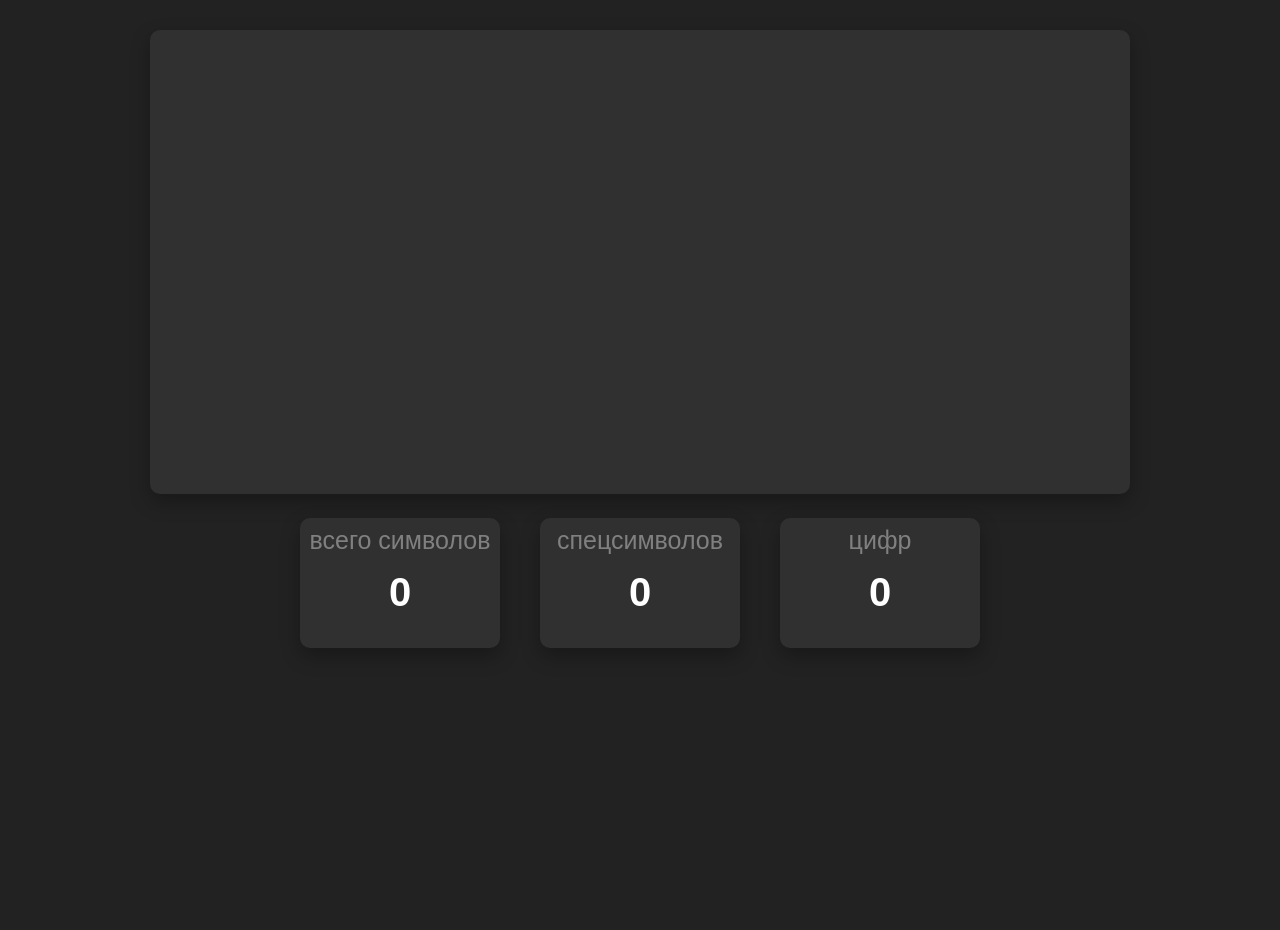
<file: projects/characterCounter/index.html>
<!DOCTYPE html>
<html lang="en">
<head>
    <link rel="stylesheet" href="style.css">
    <meta charset="UTF-8">
    <title>character counter</title>
</head>
<body>
<div class='input'>
    <label class="input-label">
            <textarea
                    class="input-textarea"
                    cols="80"
                    rows="20"></textarea>
    </label>
</div>
<div class="data">
    <div class="div-counter">
        <p class="counter">всего символов</p>
        <p class="symbols">0</p>
    </div>

    <div class="div-specCounter">
        <p class="spec-counter">спецсимволов</p>
        <p class="spec-symbols">0</p>
    </div>

    <div class="div-numCounter">
        <p class="num-counter">цифр</p>
        <p class="nums">0</p>
    </div>
</div>

<script src="script.js"></script>
</body>
</html>
</file>
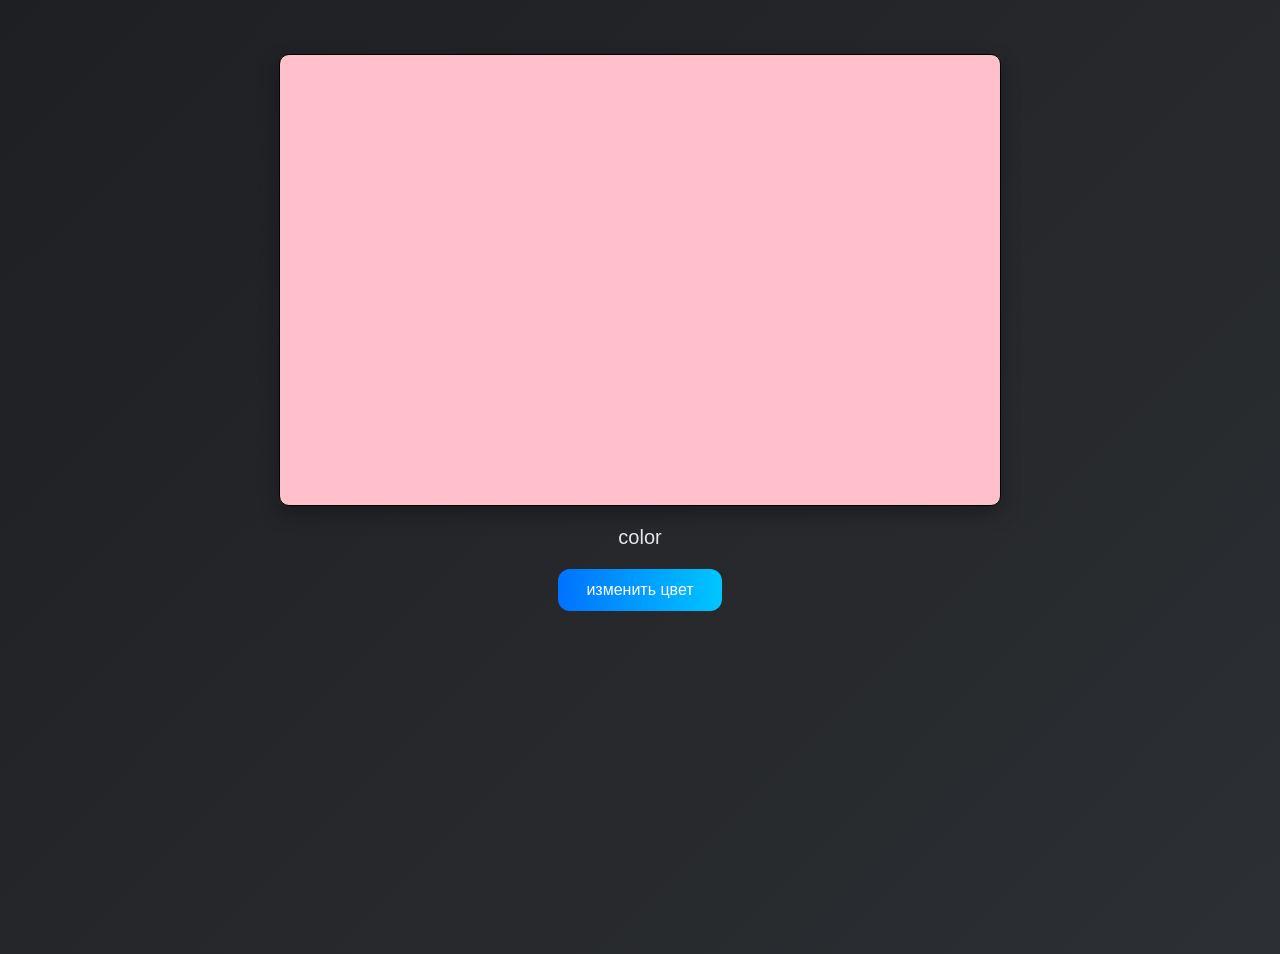
<file: projects/colorGenerator/index.html>
<!DOCTYPE html>
<html lang="en">
<head>
    <link rel="stylesheet" href="style.css">
    <meta charset="UTF-8">
    <title>color generator</title>
</head>
<body>
<div id="colorBox"></div>
<p id="colorText">color</p>
<button id="button">изменить цвет</button>
<script src="script.js"></script>
</body>
</html>
</file>
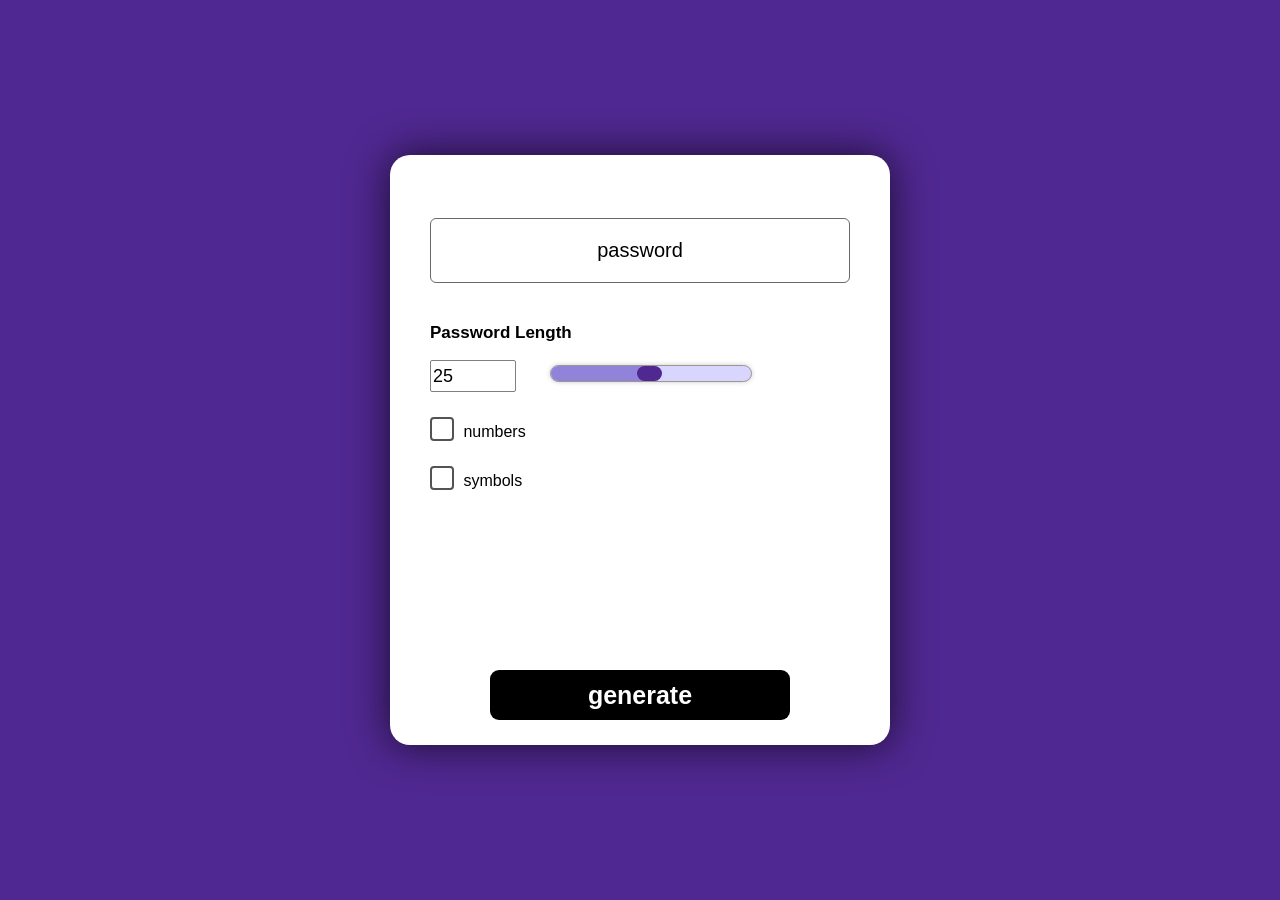
<file: projects/passwordGenerator/index.html>
<!DOCTYPE html>
<html lang="en">
<head>
    <link rel="stylesheet" href="style.css">
    <meta charset="UTF-8">
    <title>password generator</title>
</head>
<body>
<div class="generator">
    <div class="generator__password">
        <p id="password-text">password</p>
    </div>
    <p id="length-text">Password Length</p>
    <span class="popup">Скопировано!</span>
    <label>
        <input class="input" value="25">
        <input type="range" class="slider" value="25" min="1" max="50">
    </label>
    <div class="form-group">
        <label>
            <input type="checkbox" name="numbers" class="real-checkbox" id="numbersCheckbox">
            <span class="custom-checkbox"></span>
            numbers
        </label>
    </div>

    <div class="form_group">
        <label>
            <input type="checkbox" name="symbol" class="real-checkbox" id="symbolsCheckbox">
            <span class="custom-checkbox"></span>
            symbols
        </label>
    </div>

    <button class="generator__button">generate</button>

</div>


<script src="script.js"></script>
</body>
</html>
</file>
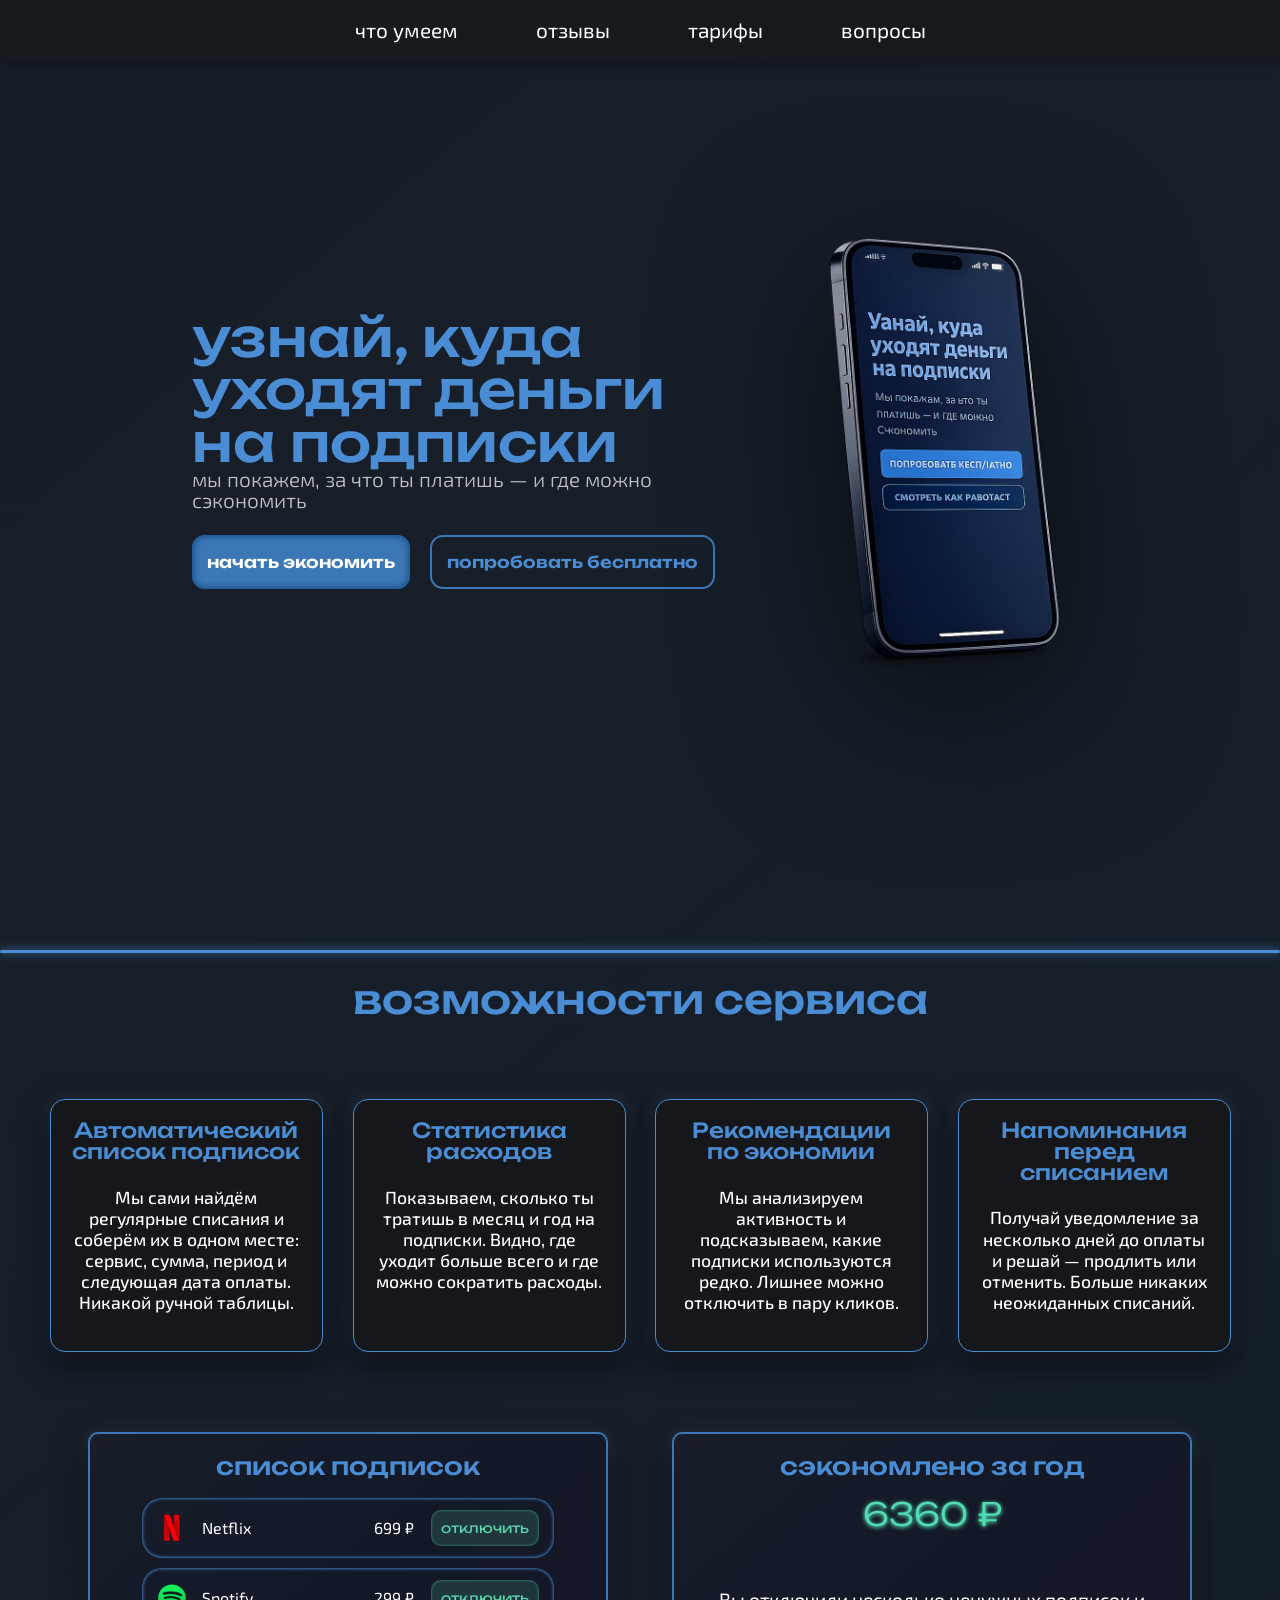
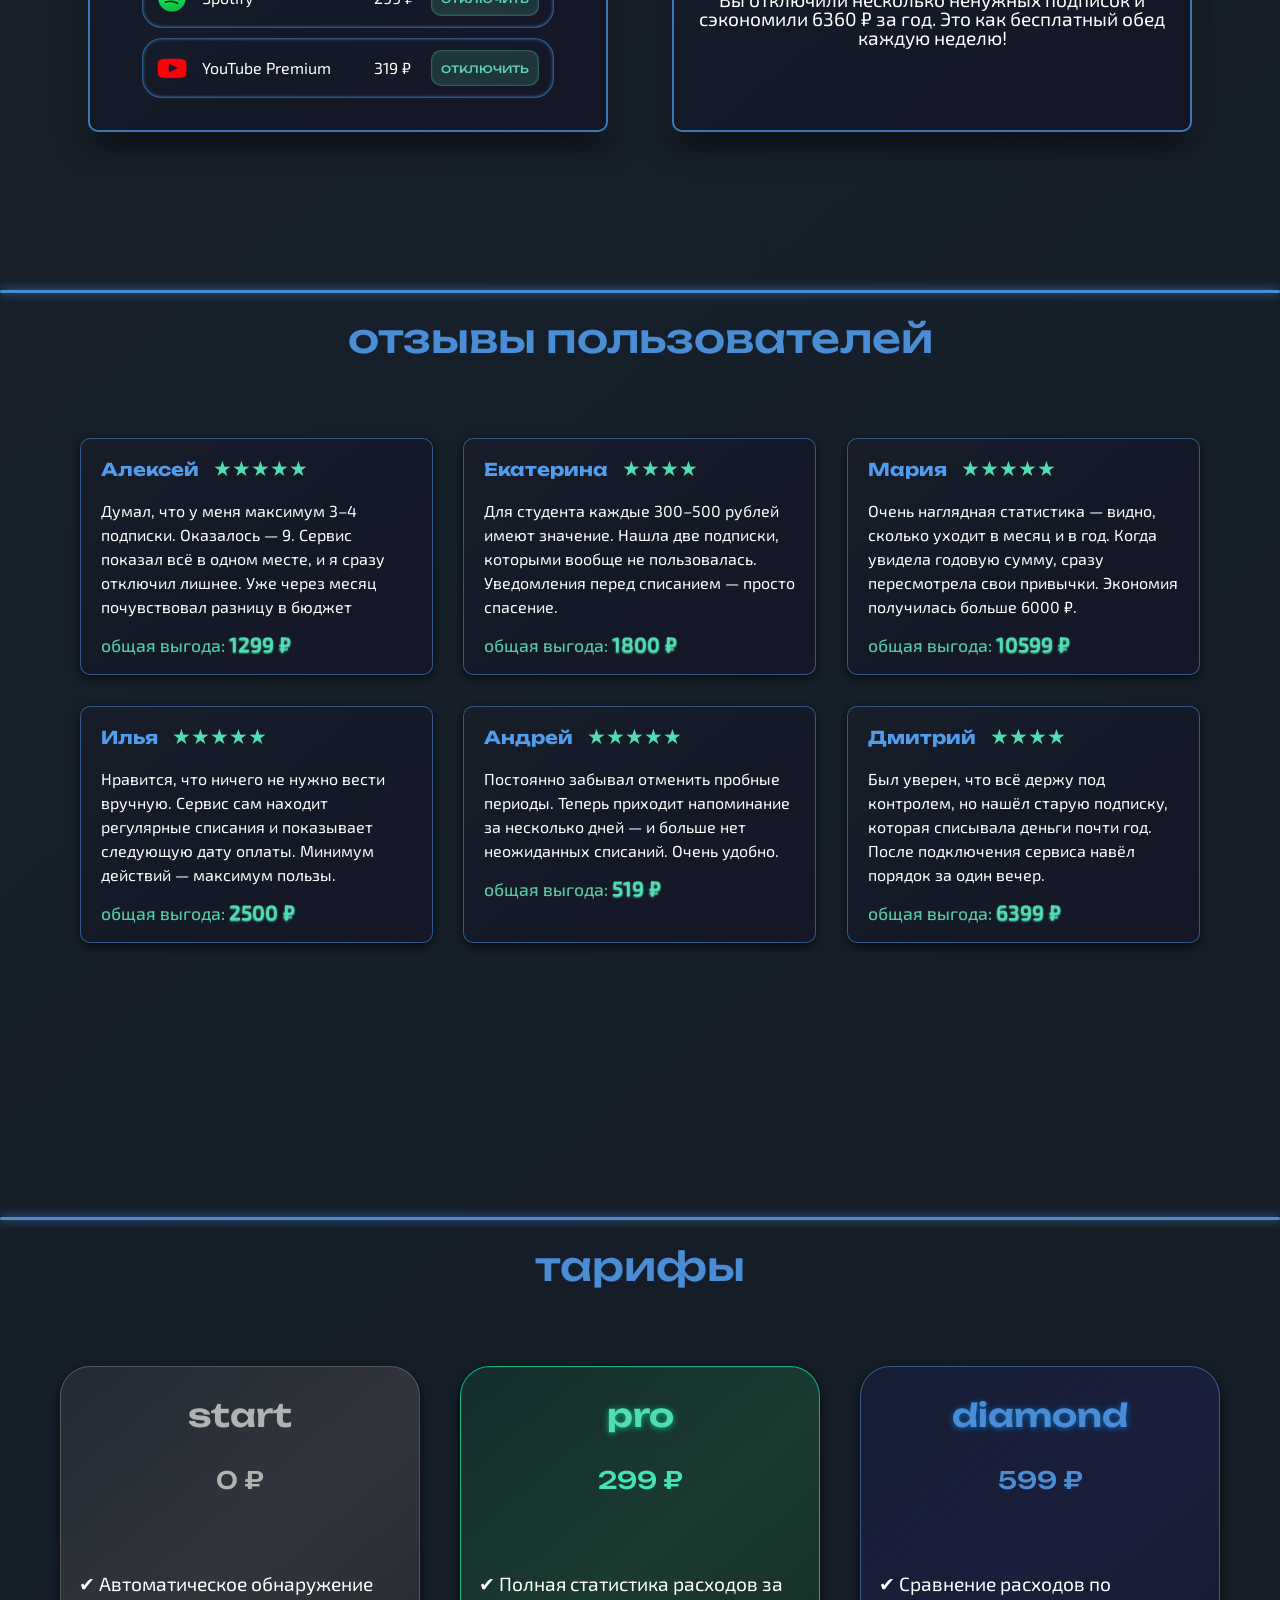
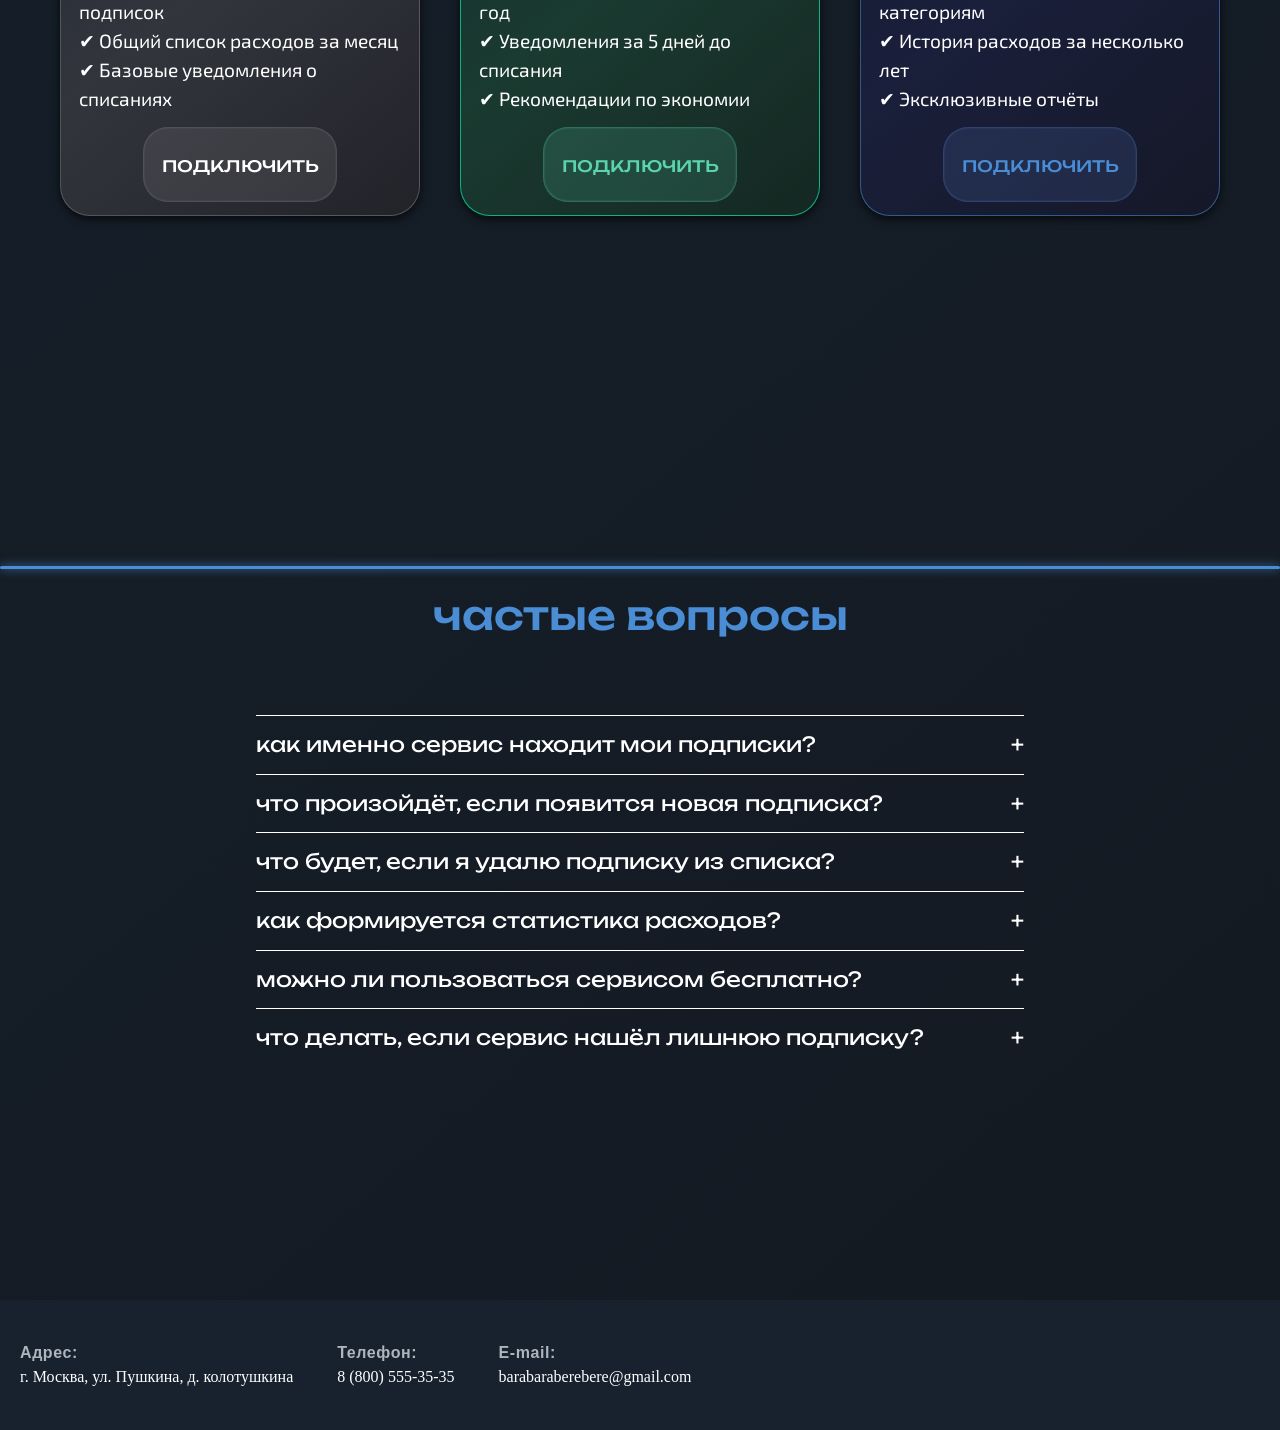
<file: projects/scanner/index.html>
<!DOCTYPE html>
<html lang="ru">

<head>
    <meta charset="UTF-8" />
    <meta name="viewport" content="width=device-width, initial-scale=1.0" />

    <link href="https://fonts.googleapis.com/css2?family=Exo+2:ital,wght@0,100..900;1,100..900&display=swap"
        rel="stylesheet">
    <link href="https://fonts.googleapis.com/css2?family=Unbounded:wght@400;500;600;700&display=swap" rel="stylesheet">
    <link rel="stylesheet" href="css/reset.css">
    <link rel="stylesheet" href="css/style.css">
    <title>Сканнер подписок</title>
</head>

<body>
    <header>
        <nav>
            <ul>
                <li><a href="#features">что умеем</a></li>
                <li><a href="#reviews">отзывы</a></li>
                <li><a href="#tariffs">тарифы</a></li>
                <li><a href="#faq">вопросы</a></li>
            </ul>
        </nav>
    </header>

    <main>
        <section class="hero">
            <div class="hero__content">
                <h1 class="hero__title">узнай, куда уходят деньги на подписки</h1>
                <p class="hero__subtitle">
                    мы покажем, за что ты платишь — и где можно сэкономить
                </p>

                <div class="hero__actions">
                    <button class="hero__button hero__button--primary" type="button">
                        начать экономить
                    </button>
                    <button class="hero__button hero__button--secondary" type="button">
                        попробовать бесплатно
                    </button>
                </div>
            </div>

            <img src="images/phone.png" alt="Мокап приложения" class="hero__phone-mockup" />
        </section>

        <section class="features" id="features">
            <div class="features__content">
                <span class="reveal-line"></span>
                <h2 class="features__title reveal reveal--fade">возможности сервиса</h2>

                <div class="features__grid">
                    <article class="features__card reveal reveal--blur" style="transition-delay: .3s">
                        <h3 class="features__card-title">Автоматический список подписок</h3>
                        <p class="features__card-text">
                            Мы сами найдём регулярные списания и соберём их в одном месте: сервис, сумма, период и
                            следующая дата
                            оплаты. Никакой ручной таблицы.
                        </p>
                    </article>

                    <article class="features__card reveal reveal--blur" style="transition-delay: .5s">
                        <h3 class="features__card-title">Статистика расходов</h3>
                        <p class="features__card-text">
                            Показываем, сколько ты тратишь в месяц и год на подписки. Видно, где уходит больше всего и
                            где можно
                            сократить расходы.
                        </p>
                    </article>

                    <article class="features__card reveal reveal--blur" style="transition-delay: .7s">
                        <h3 class="features__card-title">Рекомендации по экономии</h3>
                        <p class="features__card-text">
                            Мы анализируем активность и подсказываем, какие подписки используются редко. Лишнее можно
                            отключить в пару
                            кликов.
                        </p>
                    </article>

                    <article class="features__card reveal reveal--blur" style="transition-delay: .8s">
                        <h3 class="features__card-title">Напоминания перед списанием</h3>
                        <p class="features__card-text">
                            Получай уведомление за несколько дней до оплаты и решай — продлить или отменить. Больше
                            никаких
                            неожиданных списаний.
                        </p>
                    </article>
                </div>

                <div class="features__footer">
                    <div class="features__subs subs-list panel reveal reveal--up">
                        <h3 class="subs-list__title">список подписок</h3>
                        <div class="subs-list__content">
                            <article class="subs-list__item"> <img src="./images/netflix.png" alt="Логотип нетфликс"
                                    class="subs-list__logo"> <span class="subs-list__name">Netflix</span> <span
                                    class="subs-list__tariffs">699 ₽</span> <button
                                    class="subs-list__button">отключить</button> </article>
                            <article class="subs-list__item"> <img src="./images/spotify.png" alt="Логотип спотифай"
                                    class="subs-list__logo"> <span class="subs-list__name">Spotify</span> <span
                                    class="subs-list__tariffs">299 ₽</span> <button
                                    class="subs-list__button">отключить</button> </article>
                            <article class="subs-list__item"> <img src="./images/youtube.png" alt="Логотип ютуб"
                                    class="subs-list__logo"> <span class="subs-list__name">YouTube Premium</span> <span
                                    class="subs-list__tariffs">319 ₽</span> <button
                                    class="subs-list__button">отключить</button> </article>
                        </div>
                    </div>
                    <div class="features__stats panel reveal reveal--up">
                        <h2 class='features__stats-title'>сэкономлено за год</h2>
                        <p class='features__stats-total'>6360 ₽</p>
                        <p class="features__stats-text"> Вы отключили несколько ненужных подписок и сэкономили 6360 ₽ за
                            год. Это как бесплатный обед каждую неделю! </p>
                    </div>
                </div>
            </div>
        </section>

        <section class="reviews" id="reviews">
            <div class="reviews__content">
                <span class="reveal-line"></span>
                <h2 class="reviews__title reveal reveal--fade">отзывы пользователей</h2>

                <div class="reviews__grid">

                    <article class="comment reveal reveal--up">
                        <span class="comment__author">Алексей</span>
                        <span class="comment__rating" aria-label="Рейтинг 5 из 5">★★★★★</span>
                        <p class="comment__text">
                            Думал, что у меня максимум 3–4 подписки. Оказалось — 9. Сервис показал всё в одном месте, и
                            я сразу отключил
                            лишнее. Уже через месяц почувствовал разницу в бюджет
                        </p>
                        <p class="comment__profit">общая выгода: <span class="comment__total">1299 ₽</span></p>
                    </article>

                    <article class="comment reveal reveal--up">
                        <span class="comment__author">Екатерина</span>
                        <span class="comment__rating" aria-label="Рейтинг 4 из 5">★★★★</span>
                        <p class="comment__text">
                            Для студента каждые 300–500 рублей имеют значение. Нашла две подписки, которыми вообще не
                            пользовалась.
                            Уведомления перед списанием — просто спасение.
                        </p>
                        <p class="comment__profit">общая выгода: <span class="comment__total">1800 ₽</span></p>
                    </article>

                    <article class="comment reveal reveal--up">
                        <span class="comment__author">Мария</span>
                        <span class="comment__rating" aria-label="Рейтинг 5 из 5">★★★★★</span>
                        <p class="comment__text">
                            Очень наглядная статистика — видно, сколько уходит в месяц и в год. Когда увидела годовую
                            сумму, сразу
                            пересмотрела свои привычки. Экономия получилась больше 6000 ₽.
                        </p>
                        <p class="comment__profit">общая выгода: <span class="comment__total">10599 ₽</span></p>
                    </article>

                    <article class="comment reveal reveal--up">
                        <span class="comment__author">Илья</span>
                        <span class="comment__rating" aria-label="Рейтинг 5 из 5">★★★★★</span>
                        <p class="comment__text">
                            Нравится, что ничего не нужно вести вручную. Сервис сам находит регулярные списания и
                            показывает следующую
                            дату оплаты. Минимум действий — максимум пользы.
                        </p>
                        <p class="comment__profit">общая выгода: <span class="comment__total">2500 ₽</span></p>
                    </article>

                    <article class="comment reveal reveal--up">
                        <span class="comment__author">Андрей</span>
                        <span class="comment__rating" aria-label="Рейтинг 5 из 5">★★★★★</span>
                        <p class="comment__text">
                            Постоянно забывал отменить пробные периоды. Теперь приходит напоминание за несколько дней —
                            и больше нет
                            неожиданных списаний. Очень удобно.
                        </p>
                        <p class="comment__profit">общая выгода: <span class="comment__total">519 ₽</span></p>
                    </article>

                    <article class="comment reveal reveal--up">
                        <span class="comment__author">Дмитрий</span>
                        <span class="comment__rating" aria-label="Рейтинг 4 из 5">★★★★</span>
                        <p class="comment__text">
                            Был уверен, что всё держу под контролем, но нашёл старую подписку, которая списывала деньги
                            почти год.
                            После подключения сервиса навёл порядок за один вечер.
                        </p>
                        <p class="comment__profit">общая выгода: <span class="comment__total">6399 ₽</span></p>
                    </article>
                </div>
            </div>
        </section>

        <section class="tariffs" id="tariffs">
            <div class="tariffs__content">
                <span class="reveal-line"></span>
                <h2 class="tariffs__title reveal reveal--fade">тарифы</h2>
                <div class="tariffs__grid reveal reveal--up">
                    <article class="tariffs__item tariffs__item--start">
                        <span class="tariffs__name tariffs__name--start">start</span>
                        <span class="tariffs__price tariffs__price--start">0 ₽</span>
                        <span class="tariffs__description tariffs__description--start">
                            ✔ Автоматическое обнаружение подписок<br />
                            ✔ Общий список расходов за месяц<br />
                            ✔ Базовые уведомления о списаниях
                        </span>
                        <button class="tariffs__button tariffs__button--start" type="button">подключить</button>
                    </article>

                    <article class="tariffs__item tariffs__item--pro">
                        <span class="tariffs__name tariffs__name--pro">pro</span>
                        <span class="tariffs__price tariffs__price--pro">299 ₽</span>
                        <span class="tariffs__description tariffs__description--pro">
                            ✔ Полная статистика расходов за год<br />
                            ✔ Уведомления за 5 дней до списания<br />
                            ✔ Рекомендации по экономии
                        </span>
                        <button class="tariffs__button tariffs__button--pro" type="button">подключить</button>
                    </article>

                    <article class="tariffs__item tariffs__item--diamond">
                        <span class="tariffs__name tariffs__name--diamond">diamond</span>
                        <span class="tariffs__price tariffs__price--diamond">599 ₽</span>
                        <span class="tariffs__description tariffs__description--diamond">
                            ✔ Сравнение расходов по категориям<br />
                            ✔ История расходов за несколько лет<br />
                            ✔ Эксклюзивные отчёты
                        </span>
                        <button class="tariffs__button tariffs__button--diamond" type="button">подключить</button>
                    </article>
                </div>
            </div>
        </section>

        <section class="faq" id="faq">
            <div class="faq__content">
                <span class="reveal-line"></span>
                <h2 class="faq__title reveal reveal--fade">частые вопросы</h2>

                <div class="faq__accordion reveal reveal--up">
                    <details class="faq__item" name="faq">
                        <summary class="faq__question">
                            как именно сервис находит мои подписки?
                        </summary>
                        <div class="faq__answer">
                            Мы используем алгоритм анализа регулярных транзакций, который автоматически определяет
                            повторяющиеся
                            списания, их периодичность и источник.
                            <br /><br />
                            Система распознаёт название сервиса, сумму, частоту оплаты и рассчитывает следующую дату
                            списания. Чем
                            дольше вы пользуетесь сервисом, тем точнее становится анализ.
                            <br /><br />
                            Вам не нужно ничего вводить вручную — всё происходит автоматически.
                        </div>
                    </details>

                    <details class="faq__item" name="faq">
                        <summary class="faq__question">
                            что произойдёт, если появится новая подписка?
                        </summary>
                        <div class="faq__answer">
                            Система автоматически обнаружит новое регулярное списание и добавит его в общий список.
                            <br /><br />
                            Вы получите уведомление и сможете сразу принять решение — оставить подписку или отключить её
                            до следующего
                            платежа.
                            <br /><br />
                            Никаких неожиданных списаний — только полный контроль.
                        </div>
                    </details>

                    <details class="faq__item" name="faq">
                        <summary class="faq__question">
                            что будет, если я удалю подписку из списка?
                        </summary>
                        <div class="faq__answer">
                            Если вы отключите подписку через сервис, мы больше не будем учитывать её в статистике и
                            напоминаниях. Если
                            же вы просто удалите её из списка вручную, но списания продолжатся, система снова обнаружит
                            регулярный
                            платёж и покажет его в общем списке.
                            <br /><br />
                            Это сделано для того, чтобы вы не пропустили реальные расходы и всегда видели актуальную
                            картину своих
                            подписок.
                        </div>
                    </details>

                    <details class="faq__item" name="faq">
                        <summary class="faq__question">
                            как формируется статистика расходов?
                        </summary>
                        <div class="faq__answer">
                            Мы анализируем регулярные списания и группируем их по сервисам, суммам и периодичности. На
                            основе этих
                            данных рассчитывается ваш месячный и годовой расход.
                            <br /><br />
                            Также система показывает динамику: увеличились ли траты, появились ли новые подписки и какие
                            сервисы
                            занимают наибольшую долю бюджета.
                            <br /><br />
                        </div>
                    </details>

                    <details class="faq__item" name="faq">
                        <summary class="faq__question">
                            можно ли пользоваться сервисом бесплатно?
                        </summary>
                        <div class="faq__answer">
                            Да, в бесплатном тарифе доступно автоматическое обнаружение подписок, базовая статистика и
                            уведомления
                            перед списаниями.
                            <br /><br />
                            Если вам потребуется расширенная аналитика, персональные рекомендации и гибкие настройки
                            уведомлений, вы
                            можете перейти на платный тариф в любой момент без потери данных.
                        </div>
                    </details>

                    <details class="faq__item" name="faq">
                        <summary class="faq__question">
                            что делать, если сервис нашёл лишнюю подписку?
                        </summary>
                        <div class="faq__answer">
                            Иногда система может определить регулярный платёж как подписку, даже если это повторяющаяся
                            оплата за другой
                            сервис.
                            <br /><br />
                            В таком случае вы можете вручную отметить платёж как разовый или скрыть его из списка. Мы
                            учитываем такие
                            действия, чтобы алгоритм становился точнее.
                        </div>
                    </details>
                </div>
            </div>
        </section>
    </main>

    <footer class="footer">
        <div class="container">
            <div class="footer__col">
                <div class="footer__col-title">Адрес:</div>
                <div class="footer__col-content">
                    <p>г. Москва, ул. Пушкина, д. колотушкина</p>
                </div>
            </div>

            <div class="footer__col">
                <div class="footer__col-title">Телефон:</div>
                <div class="footer__col-content">
                    <p><a href="tel:+78005553535">8 (800) 555-35-35</a></p>
                </div>
            </div>

            <div class="footer__col">
                <div class="footer__col-title">E-mail:</div>
                <div class="footer__col-content">
                    <p><a href="mailto:barabaraberebere@gmail.com">barabaraberebere@gmail.com</a></p>
                </div>
            </div>
        </div>
    </footer>

    <script src="./script.js"></script>
</body>

</html>
</file>
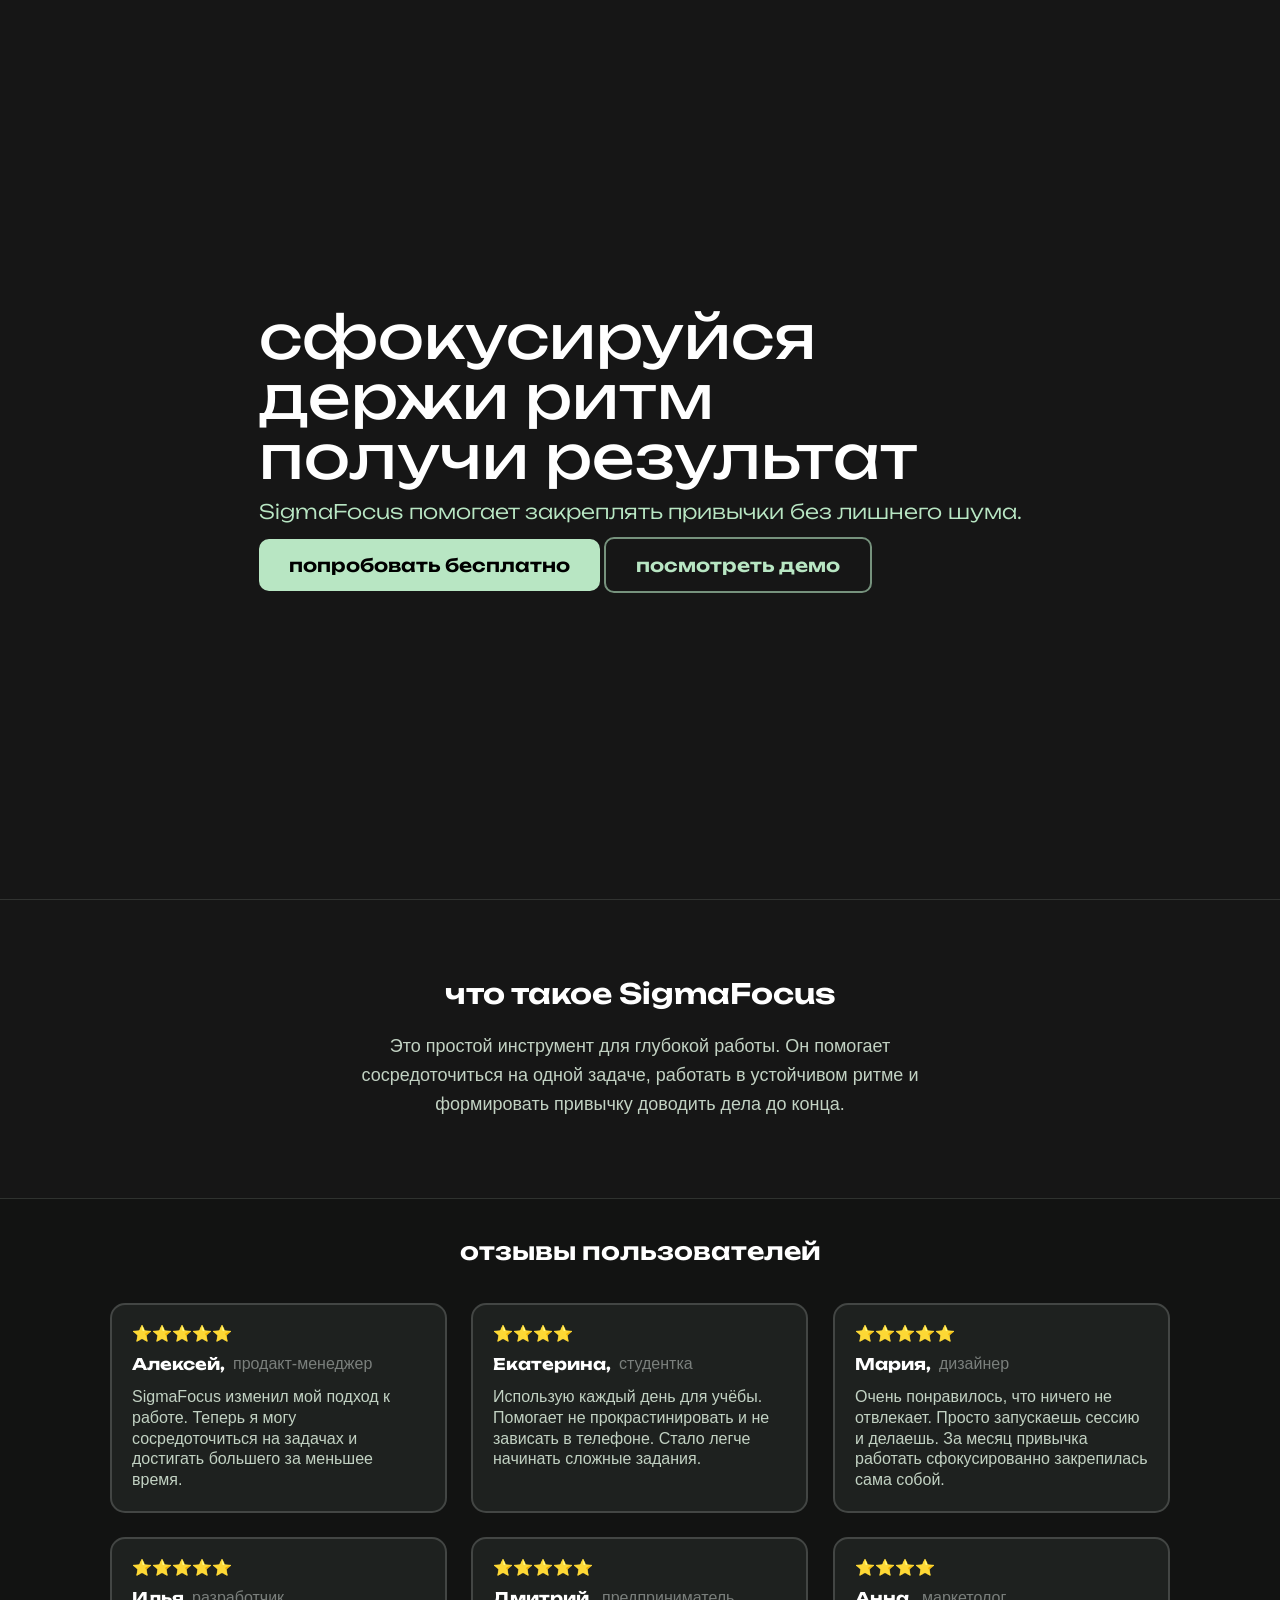
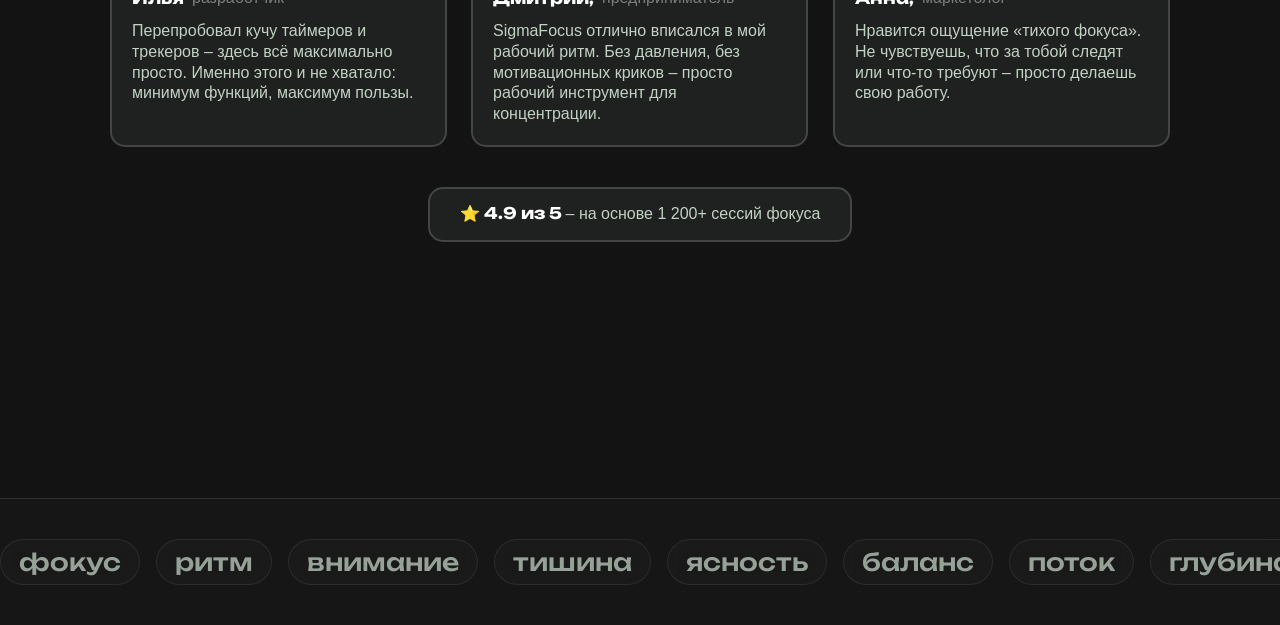
<file: projects/sigmaFocus/index.html>
<!DOCTYPE html>
<html lang="ru">

<head>
    <meta charset="UTF-8">
    <meta name="viewport" content="width=device-width, initial-scale=1.0">
    <link rel="preconnect" href="https://fonts.googleapis.com">
    <link rel="preconnect" href="https://fonts.gstatic.com" crossorigin>
    <link href="https://fonts.googleapis.com/css2?family=Unbounded:wght@400;500;600;700&display=swap" rel="stylesheet">
    <link rel="stylesheet" href="css/reset.css">
    <link rel="stylesheet" href="css/style.css">
    <title>SigmaFocus</title>
</head>

<body>
    <main>
        <section class="hero">
            <div class="hero__content">
                <h1 class="hero__title">
                    <span>сфокусируйся</span>
                    <span>держи ритм</span>
                    <span>получи результат</span>
                </h1>
                <p class="hero__subtitle">
                    SigmaFocus помогает закреплять привычки без лишнего шума.
                </p>

                <div class="hero__actions">
                    <button class="hero__button hero__button--primary reveal-btn reveal-btn--1" type="button">
                        попробовать бесплатно
                    </button>
                    <button class="hero__button hero__button--secondary reveal-btn reveal-btn--2" type="button">
                        посмотреть демо
                    </button>
                </div>
            </div>
        </section>

        <section class="about reveal reveal--fade">
            <h2 class="about__title">что такое SigmaFocus</h2>
            <p class="about__text">
                Это простой инструмент для глубокой работы.
                Он помогает сосредоточиться на одной задаче,
                работать в устойчивом ритме и формировать привычку
                доводить дела до конца.
            </p>
        </section>


        <section class="reviews">
            <h2 class="reviews__title">отзывы пользователей</h2>
            <div class="reviews__list">
                <article class="comment reveal reveal--up" style="transition-delay:.0s">
                    <span class="comment__rating">⭐⭐⭐⭐⭐</span>
                    <div class="comment__meta">
                        <span class="comment__author">Алексей,</span>
                        <span class="comment__role">продакт-менеджер</span>
                    </div>
                    <p class="comment__text">
                        SigmaFocus изменил мой подход к работе. Теперь я могу сосредоточиться на задачах и
                        достигать большего за меньшее время.
                    </p>
                </article>

                <article class="comment reveal reveal--up" style="transition-delay:.1s">
                    <span class="comment__rating">⭐⭐⭐⭐</span>
                    <div class="comment__meta">
                        <span class="comment__author">Екатерина,</span>
                        <span class="comment__role">студентка</span>
                    </div>
                    <p class="comment__text">
                        Использую каждый день для учёбы. Помогает не прокрастинировать и не зависать в телефоне. Стало
                        легче
                        начинать сложные задания.
                    </p>
                </article>

                <article class="comment reveal reveal--up" style="transition-delay:.2s">
                    <span class="comment__rating">⭐⭐⭐⭐⭐</span>
                    <div class="comment__meta">
                        <span class="comment__author">Мария,</span>
                        <span class="comment__role">дизайнер</span>
                    </div>
                    <p class="comment__text">
                        Очень понравилось, что ничего не отвлекает. Просто запускаешь сессию и делаешь. За месяц
                        привычка работать сфокусированно закрепилась сама собой.
                    </p>
                </article>

                <article class="comment reveal reveal--up" style="transition-delay:.0s">
                    <span class="comment__rating">⭐⭐⭐⭐⭐</span>
                    <div class="comment__meta">
                        <span class="comment__author">Илья</span>
                        <span class="comment__role">разработчик</span>
                    </div>
                    <p class="comment__text">
                        Перепробовал кучу таймеров и трекеров – здесь всё максимально просто. Именно этого и не хватало:
                        минимум функций, максимум пользы.
                    </p>
                </article>
                <article class="comment reveal reveal--up" style="transition-delay:.1s">
                    <span class="comment__rating">⭐⭐⭐⭐⭐</span>
                    <div class="comment__meta">
                        <span class="comment__author">Дмитрий,</span>
                        <span class="comment__role">предприниматель</span>
                    </div>
                    <p class="comment__text">
                        SigmaFocus отлично вписался в мой рабочий ритм. Без давления, без мотивационных криков – просто
                        рабочий инструмент для концентрации.
                    </p>
                </article>
                <article class="comment reveal reveal--up" style="transition-delay:.2s">
                    <span class="comment__rating">⭐⭐⭐⭐</span>
                    <div class="comment__meta">
                        <span class="comment__author">Анна,</span>
                        <span class="comment__role">маркетолог</span>
                    </div>
                    <p class="comment__text">
                        Нравится ощущение «тихого фокуса». Не чувствуешь, что за тобой следят или что-то требуют –
                        просто делаешь свою работу.
                    </p>
                </article>
            </div>
            <div class="reviews__total">
                <div class="reviews__total-card">
                    <span class="reviews__total-rating">⭐ 4.9 из 5</span>
                    <span class="reviews__total-text">– на основе 1 200+ сессий фокуса</span>
                </div>
            </div>

            </div>
        </section>

        <section class="motivation">
            <div class="motivation__track">
                <div class="motivation__group">
                    <div class="motivation__card">фокус</div>
                    <div class="motivation__card">ритм</div>
                    <div class="motivation__card">внимание</div>
                    <div class="motivation__card">тишина</div>
                    <div class="motivation__card">ясность</div>
                    <div class="motivation__card">баланс</div>
                    <div class="motivation__card">поток</div>
                    <div class="motivation__card">глубина</div>
                    <div class="motivation__card">привычка</div>
                    <div class="motivation__card">процесс</div>
                </div>

                <div aria-hidden="true" class="motivation__group">
                    <div class="motivation__card">фокус</div>
                    <div class="motivation__card">ритм</div>
                    <div class="motivation__card">внимание</div>
                    <div class="motivation__card">тишина</div>
                    <div class="motivation__card">ясность</div>
                    <div class="motivation__card">баланс</div>
                    <div class="motivation__card">поток</div>
                    <div class="motivation__card">глубина</div>
                    <div class="motivation__card">привычка</div>
                    <div class="motivation__card">процесс</div>
                </div>
            </div>
        </section>
    </main>
    <script src="./script.js"></script>
</body>

</html>
</file>
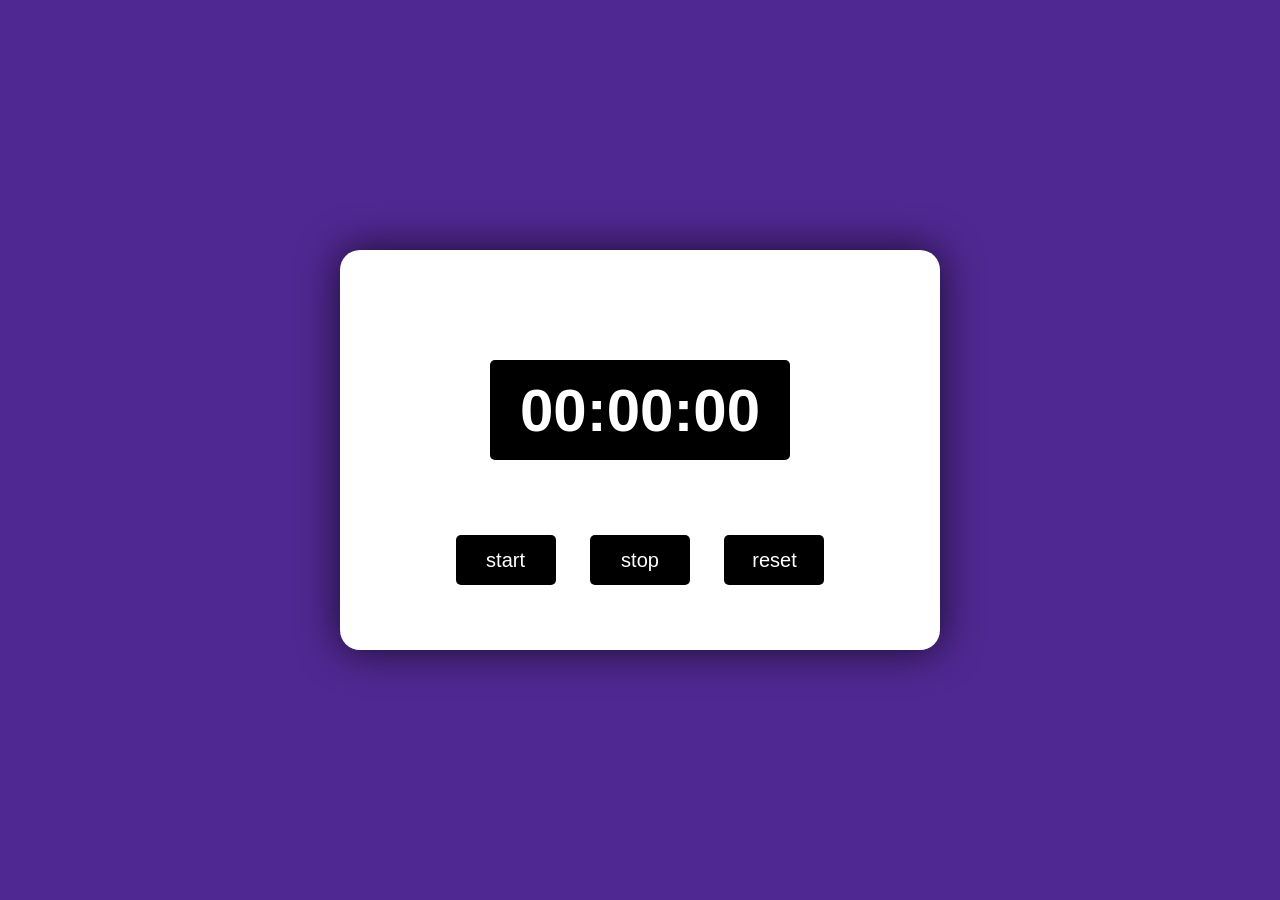
<file: projects/stopwatch/index.html>
<!DOCTYPE html>
<html lang="en">
<head>
    <meta charset="UTF-8">
    <meta name="viewport" content="width=device-width, initial-scale=1.0">
    <link rel="stylesheet" href="style.css">
    <title>Stopwatch</title>
</head>
<body class="stopwatch-page">
<div class="stopwatch-card">
    <p class="stopwatch">
        <span class="hours">00</span>:<span class="minutes">00</span>:<span class="seconds">00</span>
    </p>
    <div class="stopwatch-buttons">
        <button class="sw-btn start">start</button>
        <button class="sw-btn stop">stop</button>
        <button class="sw-btn reset">reset</button>
    </div>
</div>
<script src="script.js"></script>
</body>
</html>
</file>
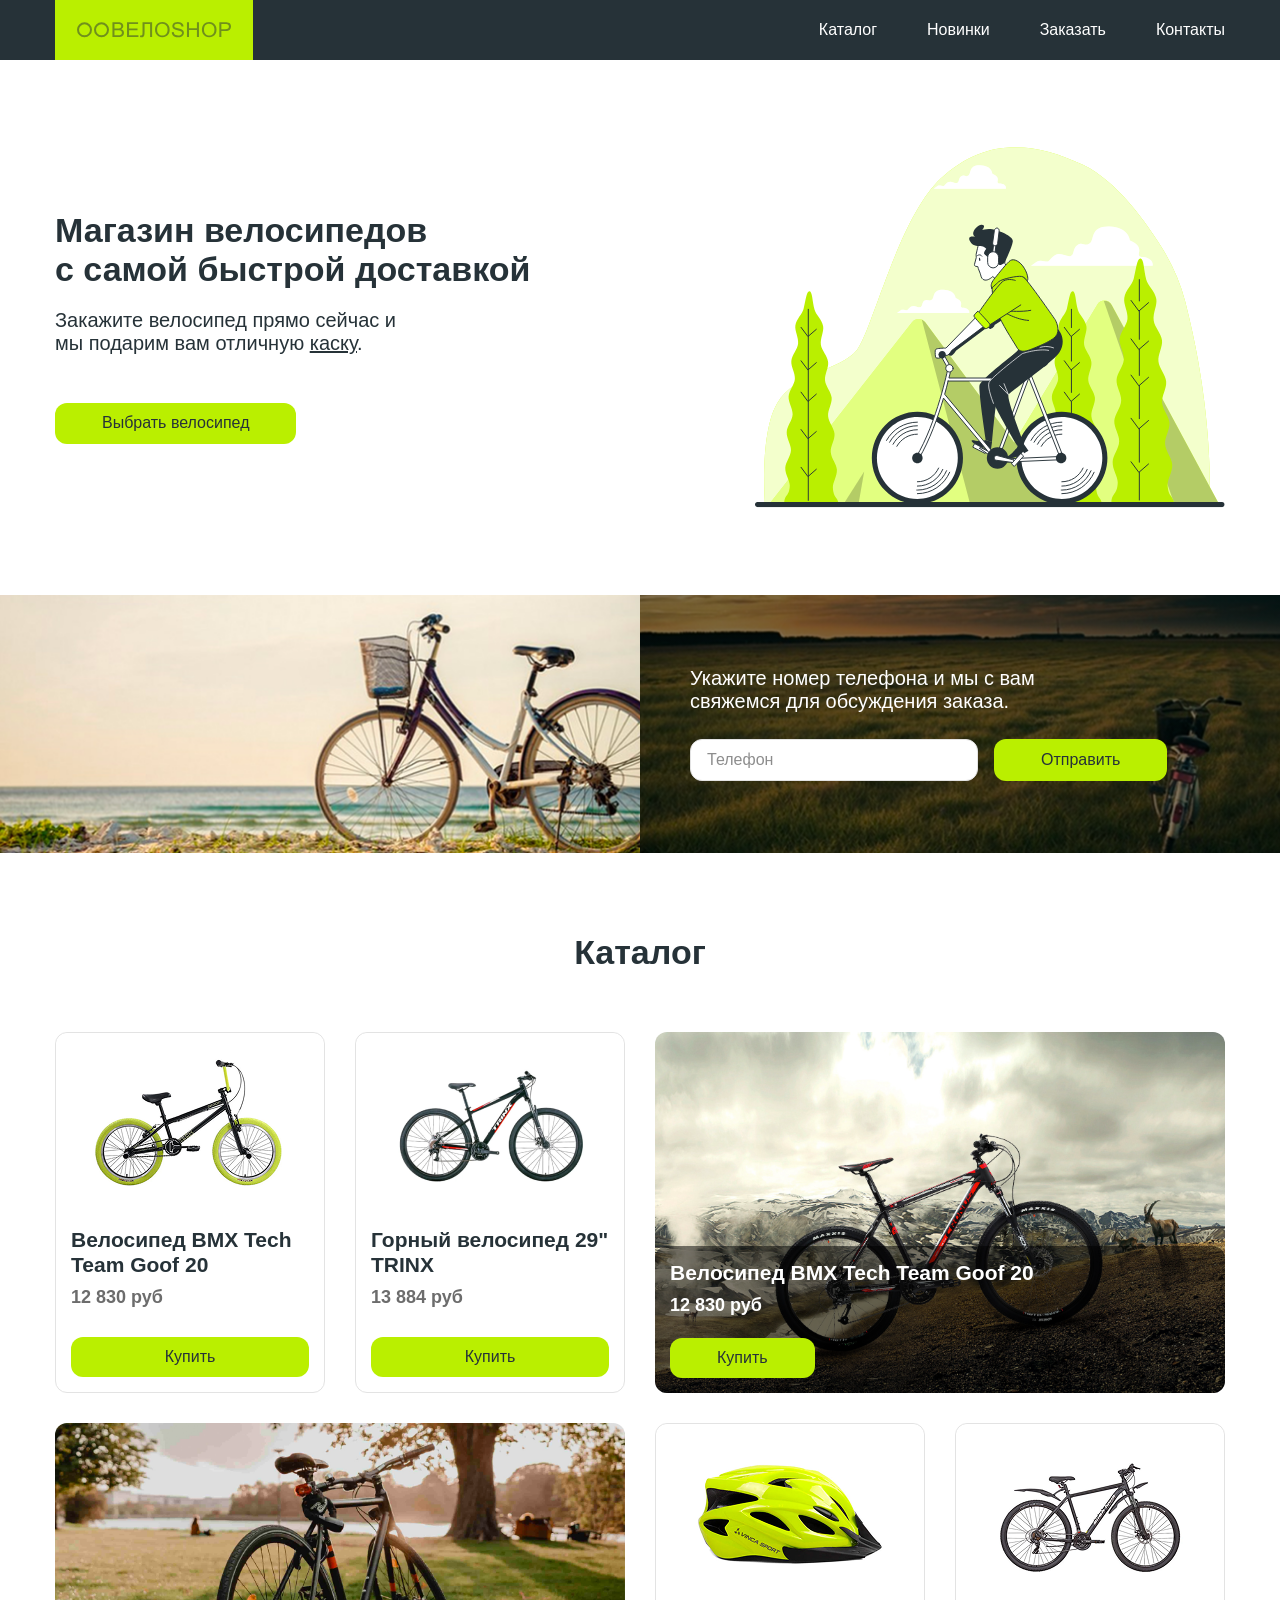
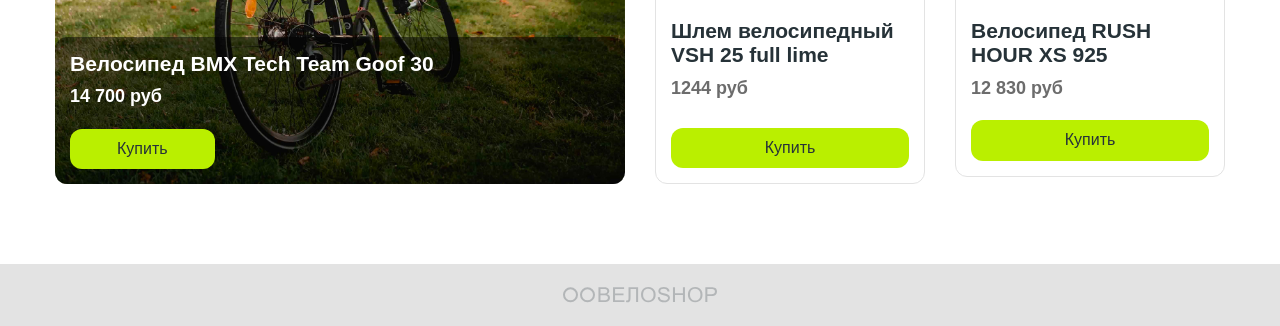
<file: projects/velo/index.html>
<!DOCTYPE html>
<html lang="en">

<head>
    <meta charset="UTF-8">
    <meta name="viewport" content="width=device-width, initial-scale=1.0">
    <title>ВелоSHOP</title>
    <link rel="stylesheet" href="css/normalize.css">
    <link rel="stylesheet" href="css/style.css">
</head>

<body>
    <header class="header">
        <div class="container header__container">
            <a href="#" class="header__logo">
                <img class="logo" src="img/logo.svg" width="154" alt="ВелоSHOP">
            </a>
            <nav class="menu header__menu ">
                <ul class="menu__list header__menu-list">
                    <li class="menu__item">
                        <a href="" class="menu__link">Каталог</a>
                    </li>
                    <li class="menu__item">
                        <a href="" class="menu__link">Новинки</a>
                    </li>
                    <li class="menu__item">
                        <a href="" class="menu__link">Заказать</a>
                    </li>
                    <li class="menu__item">
                        <a href="" class="menu__link">Контакты</a>
                    </li>
                </ul>
            </nav>
        </div>
    </header>

    <main>
        <section class="hero">
            <div class="container hero__container">
                <div class="hero__content">
                    <h1 class="hero__title">Магазин велосипедов с&nbsp;самой быстрой доставкой</h1>
                    <p class="hero__desc">
                        Закажите велосипед прямо сейчас и мы подарим вам отличную
                        <a class="default-link" href="">каску</a>.
                    </p>
                    <button class="default-btn hero__btn">Выбрать велосипед</button>
                </div>
            </div>
        </section>

        <section class="callback">
            <div class="callback__right">
                <p class="callback__desc">
                    Укажите номер телефона и мы с вам свяжемся для обсуждения заказа.
                </p>
                <form action="" class="callback-form">
                    <input type="tel" name="tel" class="text-field callback-form__inp" placeholder="Телефон">
                    <button type="submit" class="default-btn callback-form__btn">Отправить</button>
                </form>
            </div>
        </section>

        <section class="catalog">
            <div class="container catalog__container">
                <h2 class="subtitle catalog__subtitle">Каталог</h2>
                <ul class="catalog__list">
                    <li class="catalog__item">
                        <article class="product-card catalog__card">
                            <img class="product-card__img" src="img/1.jpg" alt="Велосипед">
                            <div class="product-card__body">
                                <div class="product-card__body-top">
                                    <h3 class="product-card__title">
                                        Велосипед BMX Tech Team Goof 20
                                    </h3>
                                    <strong class="product-card__price">
                                        12 830 руб
                                    </strong>
                                </div>
                                <button class="default-btn product-card__btn">Купить</button>
                            </div>
                        </article>
                    </li>
                    <li class="catalog__item">
                        <article class="product-card catalog__card">
                            <img class="product-card__img" src="img/2.png" alt="Велосипед">
                            <div class="product-card__body">
                                <div class="product-card__body-top">
                                    <h3 class="product-card__title">
                                        Горный велосипед 29" TRINX
                                    </h3>
                                    <strong class="product-card__price">
                                        13 884 руб
                                    </strong>
                                </div>
                                <button class="default-btn product-card__btn">Купить</button>
                            </div>
                        </article>
                    </li>
                    <li class="catalog__item catalog__item--big">
                        <article class="product-card catalog__card product-card--big">
                            <img class="product-card__img product-card__img--big" src="img/5.jpg" alt="Велосипед">
                            <div class="product-card__body product-card__body--big">
                                <div class="product-card__body-top">
                                    <h3 class="product-card__title">
                                        Велосипед BMX Tech Team Goof 20
                                    </h3>
                                    <strong class="product-card__price product-card__price--big">
                                        12 830 руб
                                    </strong>
                                </div>
                                <button class="default-btn product-card__btn product-card__btn--big">Купить</button>
                            </div>
                        </article>
                    </li>
                    <li class="catalog__item catalog__item--big">
                        <article class="product-card catalog__card product-card--big">
                            <img class="product-card__img product-card__img--big" src="img/4.jpg" alt="Велосипед">
                            <div class="product-card__body product-card__body--big">
                                <div class="product-card__body-top">
                                    <h3 class="product-card__title">
                                        Велосипед BMX Tech Team Goof 30
                                    </h3>
                                    <strong class="product-card__price product-card__price--big">
                                        14 700 руб
                                    </strong>
                                </div>
                                <button class="default-btn product-card__btn product-card__btn--big">Купить</button>
                            </div>
                        </article>
                    </li>
                    <li class="catalog__item">
                        <article class="product-card catalog__card">
                            <img class="product-card__img" src="img/5.png" alt="Велосипед">
                            <div class="product-card__body">
                                <div class="product-card__body-top">
                                    <h3 class="product-card__title">
                                        Шлем велосипедный VSH 25 full lime
                                    </h3>
                                    <strong class="product-card__price">
                                        1244 руб
                                    </strong>
                                </div>
                                <button class="default-btn product-card__btn">Купить</button>
                            </div>
                        </article>
                    </li>
                    <li class="catalog__item">
                        <article class="product-card catalog__cardv">
                            <img class="product-card__img" src="img/3.png" alt="Велосипед">
                            <div class="product-card__body">
                                <div class="product-card__body-top">
                                    <h3 class="product-card__title">
                                        Велосипед RUSH HOUR XS 925
                                    </h3>
                                    <strong class="product-card__price">
                                        12 830 руб
                                    </strong>
                                </div>
                                <button class="default-btn product-card__btn">Купить</button>
                            </div>
                        </article>
                    </li>
                </ul>
            </div>
        </section>
    </main>

    <footer class="footer">
        <img class="logo footer__logo" src="img/logo.svg" width="154" alt="ВелоSHOP">

    </footer>
</body>

</html>
</file>
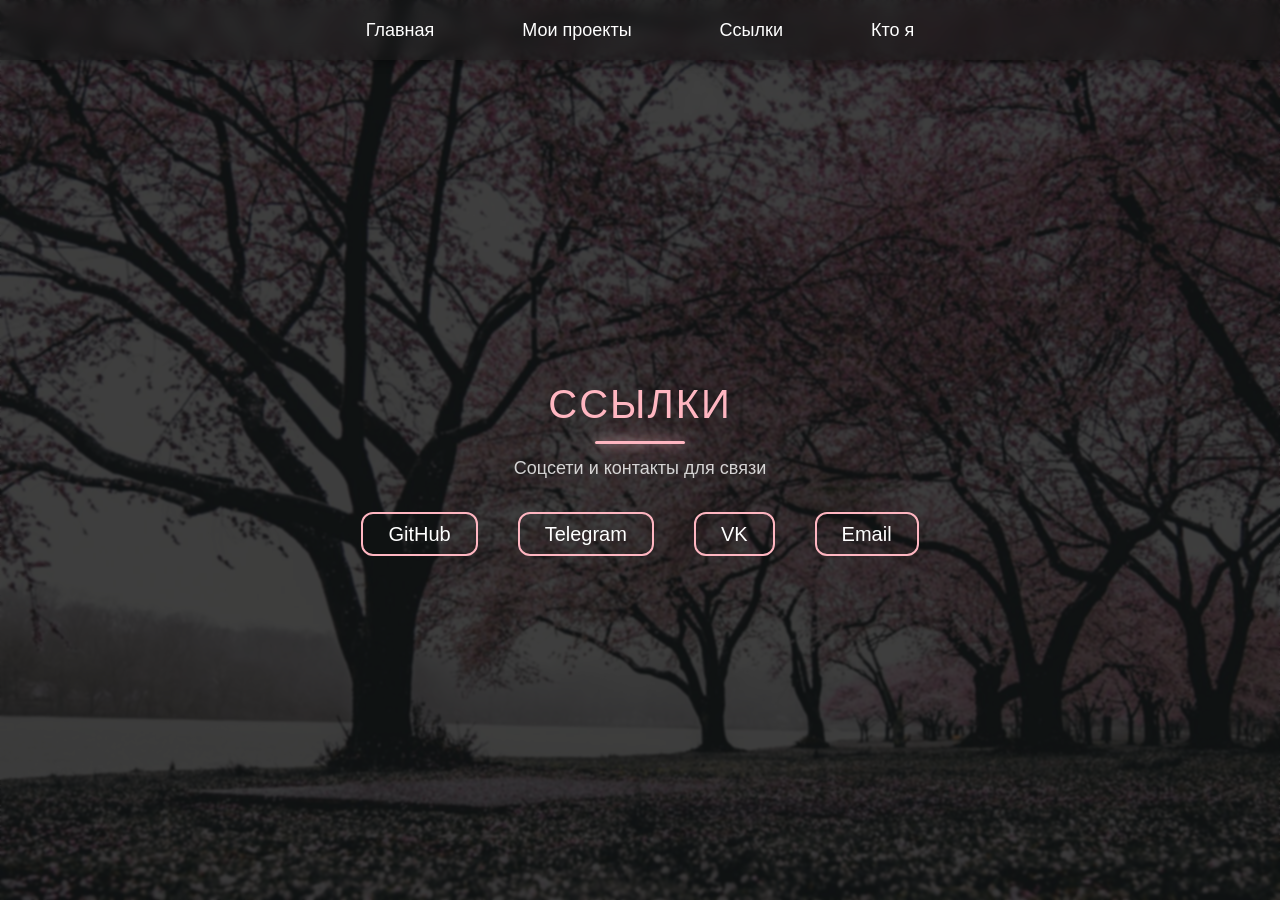
<file: links.html>
<!DOCTYPE html>
<html lang="ru">

<head>
    <meta charset="UTF-8">
    <meta name="viewport" content="width=device-width, initial-scale=1.0">
    <title>Ссылки</title>
    <link rel="stylesheet" href="css/reset.css">
    <link rel="stylesheet" href="css/base.css">
    <link rel="stylesheet" href="css/links.css">
</head>

<body class="page page--links">
    <header class="header">
        <nav class="nav">
            <ul class="nav__list">
                <li class="nav__item">
                    <a class="nav__link" href="home.html">Главная</a>
                </li>
                <li class="nav__item">
                    <a class="nav__link" href="projects.html">Мои проекты</a>
                </li>
                <li class="nav__item">
                    <a class="nav__link" href="links.html">Ссылки</a>
                </li>
                <li class="nav__item">
                    <a class="nav__link" href="whoami.html">Кто я</a>
                </li>
            </ul>
        </nav>
    </header>

    <main class="links-page">
        <section class="contacts">
            <div class="contacts__container">
                <h1 class="contacts__title">ссылки</h1>
                <p class="contacts__subtitle">Соцсети и контакты для связи</p>

                <div class="contacts__list">
                    <a class="contacts__link" href="https://github.com/0recklez" target="_blank"
                        rel="noopener noreferrer">GitHub</a>
                    <a class="contacts__link" href="https://t.me/r3ckl3z" target="_blank"
                        rel="noopener noreferrer">Telegram</a>
                    <a class="contacts__link" href="https://vk.com/0reckless" target="_blank"
                        rel="noopener noreferrer">VK</a>
                    <a class="contacts__link" href="mailto:evgenkasatik.com@gmail.com">Email</a>
                </div>
            </div>
        </section>
    </main>
</body>

</html>
</file>
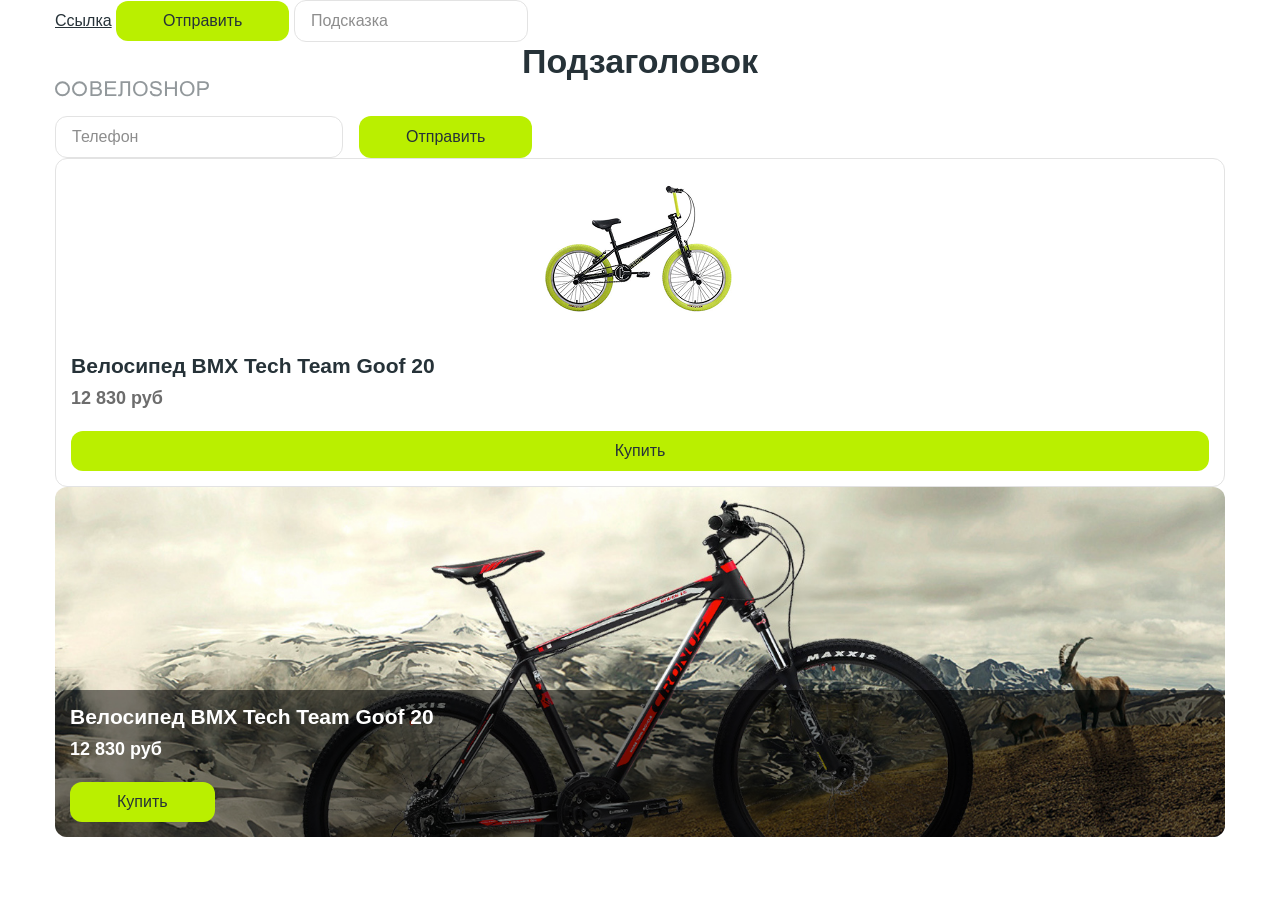
<file: projects/velo/components.html>
<!DOCTYPE html>
<html lang="en">

<head>
    <meta charset="UTF-8">
    <meta name="viewport" content="width=device-width, initial-scale=1.0">
    <title>Компоненты</title>
    <link rel="stylesheet" href="css/normalize.css">
    <link rel="stylesheet" href="css/style.css">
</head>

<body>
    <div class="container">
        <a href="" class="default-link">Ссылка</a>
        <button class="default-btn">Отправить</button>
        <input type="text" class="text-field" placeholder="Подсказка">
        <h2 class="subtitle">Подзаголовок</h2>
        <img class="logo" src="img/logo.svg" width="154" alt="ВелоSHOP">
        <nav class="menu">
            <ul class="menu__list">
                <li class="menu__item">
                    <a href="" class="menu__link">Каталог</a>
                </li>
                <li class="menu__item">
                    <a href="" class="menu__link">Новинки</a>
                </li>
                <li class="menu__item">
                    <a href="" class="menu__link">Заказать</a>
                </li>
                <li class="menu__item">
                    <a href="" class="menu__link">Контакты</a>
                </li>
            </ul>
        </nav>
        <form action="" class="callback-form">
            <input type="tel" name="tel" class="text-field callback-form__inp" placeholder="Телефон">
            <button type="submit" class="default-btn callback-form__btn">Отправить</button>
        </form>
        <article class="product-card">
            <img class="product-card__img" src="img/1.jpg" alt="Велосипед">
            <div class="product-card__body">
                <div class="product-card__body-top">
                    <h3 class="product-card__title">
                        Велосипед BMX Tech Team Goof 20
                    </h3>
                    <strong class="product-card__price">
                        12 830 руб
                    </strong>
                </div>
                <button class="default-btn product-card__btn">Купить</button>
            </div>
        </article>

        <article class="product-card product-card--big">
            <img class="product-card__img product-card__img--big" src="img/5.jpg" alt="Велосипед">
            <div class="product-card__body product-card__body--big">
                <div class="product-card__body-top">
                    <h3 class="product-card__title">
                        Велосипед BMX Tech Team Goof 20
                    </h3>
                    <strong class="product-card__price product-card__price--big">
                        12 830 руб
                    </strong>
                </div>
                <button class="default-btn product-card__btn product-card__btn--big">Купить</button>
            </div>
        </article>
    </div>

</body>

</html>
</file>
<file: projects/characterCounter/style.css>
body {
    display: flex;
    align-items: center;
    flex-direction: column;
    height: 100vh;
    padding-top: 30px;
    margin: 0;
    overflow: hidden;
    background: #222222;
    font-family: 'Segoe UI', Tahoma, Geneva, Verdana, sans-serif;
}

textarea {
    resize: none;
}

.input-textarea {
    background-color: #303030;
    border: 0;
    color: white;
    font-size: 20px;
    border-radius: 10px;
    outline: none;
    box-shadow: 0 8px 20px rgba(0, 0, 0, 0.3);
    transition: all 0.3s ease;
}

.input-textarea:focus {
    transform: scale(1.02);
    box-shadow: 0 0 25px rgba(0, 0, 0, 0.6);
}

.data {
    display: flex;
    gap: 40px
}

.div-counter, .div-specCounter, .div-numCounter {
    display: flex;
    flex-direction: column;
    margin-top: 20px;
    font-weight: 500;
    height: 130px;
    width: 200px;
    color: white;
    background-color: #303030;
    text-align: center;
    border-radius: 10px;
    box-shadow: 0 8px 20px rgba(0, 0, 0, 0.3);
}

.counter, .spec-counter, .num-counter {
    margin-top: 8px;
    color: grey;
    font-weight: 400;
    font-size: 25px;
}


.symbols, .spec-symbols, .nums {
    font-weight: 700;
    color: white;
    font-size: 40px;
    margin-top: -10px;
}
</file>
<file: projects/colorGenerator/style.css>
body {
    display: flex;
    align-items: center;
    flex-direction: column;
    height: 100vh;
    padding-top: 6vh;
    margin: 0;
    background: linear-gradient(135deg, #1e1f22, #2c2f33);
    font-family: 'Segoe UI', Tahoma, Geneva, Verdana, sans-serif;
}


#colorBox {
    width: 80vh;
    height: 50vh;
    background-color: pink;
    border-radius: 10px;
    border: 1px solid black;
    box-shadow: 0 8px 20px rgba(0, 0, 0, 0.3);
    transition: all 0.3s ease;
}

#colorBox:hover {
    transform: scale(1.02);
    box-shadow: 0 10px 25px rgba(0, 0, 0, 0.5);
}

#colorText {
    color: #e4e6eb;
    font-size: 20px;
    margin: 20px 0 10px 0;
    cursor: pointer;
    transition: 0.2s;
}

#colorText:hover {
    color: #00c6ff;
}


#button {
    color: #fff;
    margin-top: 10px;
    padding: 12px 28px;
    font-size: 16px;
    cursor: pointer;
    border-radius: 12px;
    border: none;
    background: linear-gradient(90deg, #0072ff, #00c6ff);
    transition: all 0.3s ease;
}

#button:hover {
    background: linear-gradient(90deg, #00c6ff, #0072ff);
    transform: translateY(-2px);
    box-shadow: 0 4px 12px rgba(0, 198, 255, 0.4);
}
</file>
<file: projects/passwordGenerator/style.css>
body {
    display: flex;
    align-items: center;
    justify-content: center;
    flex-direction: column;
    height: 100vh;
    margin: 0;
    overflow: hidden;
    background: #502891;
    font-family: 'Segoe UI', Tahoma, Geneva, Verdana, sans-serif;
}


.popup {
    position: absolute;
    top: 17px;
    left: 50%;
    transform: translateX(-50%);
    background: #333;
    color: #fff;
    padding: 6px 10px;
    border-radius: 6px;
    font-size: 12px;
    opacity: 0;
    pointer-events: none;
    transition: opacity 0.3s ease, transform 0.3s ease;
}

.popup.show {
    opacity: 1;
    transform: translateX(-50%) translateY(-5px);
}


.generator {
    position: relative;
    width: 100%;
    max-width: 500px;
    min-height: 590px;
    background: white;
    border-radius: 20px;
    box-shadow: 0 0 40px rgba(0, 0, 0, 0.7);
}

.generator__password {
    display: flex;
    margin-right: 40px;
    margin-left: 40px;
    margin-top: 7vh;
    justify-content: center;
    align-items: center;
    height: 7vh;
    border: 1px solid dimgray;
    border-radius: 6px;
}

#password-text {
    font-size: 20px;
    font-weight: 400;
    cursor: pointer;
}

#length-text {
    font-weight: 650;
    font-size: 17px;
    margin-top: 40px;
    margin-left: 40px;
}

label {
    display: block;
}


.input {
    margin-left: 40px;
    outline: none;
    resize: none;
    background-color: white;
    border: 1px solid grey;
    border-radius: 2px;
    font-size: 18px;
    height: 28px;
    width: 80px;
    color: black;
}

.generator__button {
    display: block;
    margin: 180px auto 0;
    width: 300px;
    height: 50px;
    font-size: 25px;
    font-weight: 600;
    color: white;
    background-color: black;
    cursor: pointer;
    border-radius: 9px;
    border: 0;
    transition: all 0.3s ease;
}

.generator__button:hover {
    transform: scale(1.03);
    box-shadow: 0 0 10px rgba(0, 0, 0, 0.6);
}


.slider {
    margin-left: 30px;
    width: 200px;
    height: 15px;
    appearance: none;
    background: #d8d5ff;
    border-radius: 50px;
    border: 1px solid;
    box-shadow: 0 0 5px #ccc;
    overflow: hidden;
    outline: none;
}

.slider::-webkit-slider-thumb {
    height: 15px;
    width: 25px;
    background: #502891;
    appearance: none;
    cursor: pointer;
    border-radius: 50px;
    box-shadow: -200px 0 0 185px #9183d9;
    border: 0;
}

.slider::-moz-range-thumb {
    height: 15px;
    width: 25px;
    background: #534b86;
    appearance: none;
    cursor: pointer;
    border-radius: 50px;
    box-shadow: -200px 0 0 185px #9183f0;
    border: 0;
}

.real-checkbox {
    height: 0;
    width: 0;
    opacity: 0;
    position: absolute;
    z-index: -1;

}

.custom-checkbox {
    margin-top: 25px;
    margin-left: 40px;
    position: relative;
    display: inline-block;
    width: 20px;
    height: 20px;
    border-radius: 4px;
    vertical-align: sub;
    margin-right: 5px;
    border: 2px solid rgb(83, 83, 83);
    background-color: white;
    cursor: pointer;
}


.custom-checkbox::before {
    content: '';
    position: absolute;
    inset: 0;
    background-color: rgb(0, 0, 0);
    background-image: url("./check.svg");
    background-repeat: no-repeat;
    background-position: center;
    background-size: 70%;
    border-radius: 3px;
    transform: scale(0);
    transition: 0.1s ease-in;
}

.real-checkbox:checked + .custom-checkbox::before {
    transform: scale(1);
}
</file>
<file: projects/scanner/css/style.css>
html {
    scroll-behavior: smooth;
}

main {
    background: linear-gradient(140deg, #181e28 0%, #151f2a 45%, #141a22 100%);
}

nav {
    position: fixed;
    top: 0;
    left: 0;
    width: 100%;
    background: rgba(22, 22, 22, 0.5);
    backdrop-filter: blur(8px);
    -webkit-backdrop-filter: blur(8px);
    box-shadow: 0 2px 10px rgba(0, 0, 0, 0.4);
    z-index: 10;
}

nav ul {
    display: flex;
    justify-content: center;
    gap: 50px;
    height: 60px;
    align-items: center;
}

nav a {
    font-family: 'Exo 2', sans-serif;
    color: white;
    font-size: 1.3rem;
    padding: 8px 14px;
    border-radius: 8px;
    position: relative;
    transition: all 0.4s ease;
}

nav a:hover {
    color: #4a8dd4;
}

nav a::after {
    content: "";
    position: absolute;
    left: 50%;
    bottom: -5px;
    width: 0%;
    height: 2px;
    background: #4a8dd4;
    transition: all 0.4s ease;
    transform: translateX(-50%);
    box-shadow: 0 0 8px rgba(192, 211, 255, 0.6);
}

nav a:hover::after {
    width: 80%;
}

.hero {
    display: flex;
    align-items: center;
    min-height: 100vh;
    padding: 0 15vw;
    gap: 5vw;

}

.hero__content {
    max-width: 700px;
}

.hero__title {
    font-family: 'Unbounded', sans-serif;
    font-size: 3.3rem;
    font-weight: 500;
    color: #4a8dd4;
}

.hero__subtitle {
    font-family: "Exo 2", sans-serif;
    font-size: 1.3rem;
    color: rgb(194, 194, 194);
    font-weight: 330;
}

.hero__phone-mockup {
    width: 280px;
    max-width: 80vw;
    filter: drop-shadow(0 40px 80px rgba(0, 0, 0, .6));
}

.hero__actions {
    display: flex;
    gap: 20px;

}

.hero__button {
    font-family: 'Unbounded', sans-serif;
    font-size: 1rem;
    margin-top: 25px;
    padding: 15px 15px;
    color: white;
    font-weight: 600;
    border-radius: 13px;
    cursor: pointer;

    transition: transform 0.2s, box-shadow 0.2s;
}

.hero__button--primary {
    background-color: #3c77b5;
    box-shadow: inset 0 0 5px 3px #114b89a4;
    animation: btnIn 0.5s linear backwards;
    animation-delay: .3s;
}

.hero__button--primary:hover {
    transform: translateY(-3px);
    box-shadow: inset 0 0 5px 3px #114b89a4, 0 5px 10px rgb(19, 19, 19);
}

.hero__button--primary:active {
    transform: translateY(0px);
    box-shadow: inset 0 0 5px 3px #114b89a4;
}

.hero__button--secondary {
    background-color: transparent;
    border: 2px solid #3c77b5;
    color: #4a8dd4;
    animation: btnIn 0.5s linear backwards;
    animation-delay: .7s;
}

.hero__button--secondary:hover {
    transform: translateY(-3px);
    box-shadow: inset 0 0 5px 3px #114b89a4, 0px 0px 5px 3px #114b89a4;
}

.hero__button--secondary:active {
    transform: translateY(0px);
    box-shadow: inset 0 0 2px 1px #114b89a4;

}

.features {
    min-height: 100vh;
    display: flex;
    justify-content: center;
    align-items: center;
}

.features__content {
    width: 100%;
    text-align: center;
}

.features__title {
    display: block;
    font-family: 'Unbounded', sans-serif;
    font-size: 2.5rem;
    font-weight: 500;
    color: #4a8dd4;
    position: relative;
    margin-top: 2%;
}

.features__grid {
    display: grid;
    grid-template-columns: repeat(auto-fit, minmax(230px, 1fr));
    gap: 30px;
    margin: 80px 50px;
}

.features__card {
    display: block;
    color: white;

    background: rgba(22, 22, 22, 0.75);
    border-radius: 15px;
    border: 1px solid #4a8dd4;
    box-shadow:
        0 10px 30px rgba(0, 0, 0, 0.7),
        0 0 20px rgba(192, 198, 255, 0.15);

    padding: 20px;

}

.features__card-title {
    font-family: 'Unbounded', sans-serif;

    font-size: 1.3rem;
    font-weight: 500;
    padding-bottom: 25px;
    color: #4a8dd4;
}

.features__card-text {
    font-family: 'Exo 2', sans-serif;
    font-size: 1.1rem;

    font-weight: 500;
    line-height: 1.2;
    padding-bottom: 18px;
}

.panel {
    display: inline-block;
    width: min(520px, 90vw);
    height: auto;
    min-height: 300px;

    color: white;

    border-radius: 10px;
    border: 2px solid #3c77b5;

    background: linear-gradient(140deg, #181d29 0%, #131927 45%, #151627 100%);
    box-shadow:
        0 10px 30px rgba(0, 0, 0, 0.7),
        0 0 20px rgba(192, 198, 255, 0.15);
}

.subs-list__title {
    font-family: 'Unbounded', sans-serif;
    font-size: 1.5rem;
    font-weight: 500;
    padding: 20px 0;
    color: #4a8dd4;
}


.subs-list__content {
    display: grid;
    gap: 10px;
    margin: 0 auto;
    width: 80%;
}

.subs-list__logo {
    width: 30px;
    margin: 15px;
}

.subs-list__button {
    font-family: 'Unbounded', sans-serif;
    padding: 10px 10px;
    color: #5bd4ae;
    border-radius: 10px;
    background-color: #55c7a32c;
    box-shadow: inset 0 0 2px 1px #55c7a364;
}

.subs-list__item {
    font-family: 'Exo 2', sans-serif;
    display: grid;
    text-align: start;
    align-items: center;

    border-radius: 20px;
    box-shadow: inset 0 0 3px 1px #3c77b5;

    grid-template-columns: 60px 3fr 1fr auto;

    padding-right: 15px;

    overflow: hidden;
    transition: transform 0.2s, box-shadow 0.2s, background-color 0.2s;
}

.subs-list__item:hover {
    background-color: #3c8db514;
}

.features__stats-title {
    font-family: 'Unbounded', sans-serif;
    font-size: 1.5rem;
    font-weight: 500;
    padding: 20px 0;
    color: #4a8dd4;
}

.features__stats-total {
    font-family: 'Unbounded', sans-serif;
    font-size: 2rem;
    font-weight: 300;
    text-shadow: 0 1px 4px #5ffecc;
    color: #51ddb1;
}

.features__stats-text {
    font-family: 'Exo 2', sans-serif;
    text-align: center;
    padding: 60px 0;
    font-size: 1.2rem;
    font-weight: 400;
}

.features__footer {
    display: flex;
    flex-wrap: wrap;
    justify-content: center;
    align-items: center;
    gap: 5%;
    margin-bottom: 30px;
}

.reviews {
    min-height: 100vh;
    display: flex;
    justify-content: center;
    align-items: center;
}

.reviews__title {
    font-family: 'Unbounded', sans-serif;
    font-size: 2.5rem;
    font-weight: 500;
    color: #4a8dd4;
    position: relative;
    margin-top: 2%;
}

.reviews__content {
    width: 100%;
    text-align: center;
}

.reviews__grid {
    display: grid;
    grid-template-columns: 1fr 1fr 1fr;
    gap: 30px;
    margin: 80px 80px;
}

.comment {
    width: 100%;
    text-align: start;
    background: linear-gradient(140deg, #181d29 0%, #131927 45%, #151627 100%);
    border-radius: 10px;
    border: 1px solid #4e96e382;
    box-shadow:
        0 3px 10px rgba(0, 0, 0, 0.7);
    padding: 20px;
}


.comment__author {
    display: inline-block;
    font-family: 'Unbounded', sans-serif;
    color: #519cec;
    font-size: 1.1rem;
    font-weight: 700;
    padding-bottom: 20px;
}

.comment__rating {
    margin-left: 10px;
    font-size: 1.3rem;
    color: #51ddb1;
}

.comment__profit {
    display: block;
    margin-top: 15px;
    font-family: 'Exo 2', sans-serif;
    color: #55c7a3;
    font-size: 1.1rem;
    font-weight: 500;
}

.comment__total {
    font-size: 1.3rem;
    font-weight: 600;
    color: #51ddb1;
    text-shadow: 0 1px 2px #5ffecc;

}

.comment__text {
    font-family: 'Exo 2', sans-serif;
    color: white;
    text-align: start;
    font-weight: 400;
    line-height: 1.5;
}

.tariffs {
    min-height: 100vh;
    display: flex;
    justify-content: center;
    align-items: center;
}


.tariffs__content {
    width: 100%;
    text-align: center;
}


.tariffs__title {
    font-family: 'Unbounded', sans-serif;
    font-size: 2.5rem;
    font-weight: 500;
    color: #4a8dd4;
    position: relative;
    margin-top: 2%;
}

.tariffs__grid {
    display: grid;
    grid-template-columns: 1fr 1fr 1fr;
    gap: 40px;
    margin: 80px 60px
}

.tariffs__item {
    display: grid;
    font-family: 'Unbounded', sans-serif;
    grid-template-rows: 1fr 1fr 1fr 1fr;
    border-radius: 30px;
    box-shadow:
        0 3px 10px rgba(0, 0, 0, 0.7);
    height: 50vh;
    padding: 0 5%;
    transition: transform 0.2s
}

.tariffs__item:hover {
    transform: scale(1.02);
}

.tariffs__name {
    font-size: 2rem;
    font-weight: 600;
    padding-top: 10%;
    text-align: center;
}

.tariffs__price {
    font-size: 1.5rem;
    font-weight: 500;
}

.tariffs__description {
    font-family: 'Exo 2', sans-serif;
    color: white;
    display: flex;
    line-height: 1.5;
    font-size: 1.2rem;
    justify-content: start;
    text-align: left;
}

.tariffs__button {
    margin: 4% 20%;
    border-radius: 25px;
    font-size: 1.3rem;
    font-weight: 400;
}

.tariffs__item--start {
    color: rgb(178, 178, 178);
    background: linear-gradient(140deg, #3d454c53 0%, #33353d 45%, #222329 100%);

    border: 1px solid #7f7f7f82;
}

.tariffs__button--start {
    color: white;
    background-color: #9191912c;
    box-shadow: inset 0 0 2px 1px #7f7f7f64;
}

.tariffs__item--pro {
    background: linear-gradient(140deg, #174d3a53 0%, #1a3b31 45%, #152722 100%);
    border: 1px solid #00ffaea4;
}

.tariffs__name--pro {
    color: #51ddb1;
    text-shadow: 0 1px 6px #00ffaea4;
}

.tariffs__price--pro {
    color: #43e4b1;
}

.tariffs__button--pro {
    color: #5bd4ae;
    background-color: #55c7a32c;
    box-shadow: inset 0 0 2px 1px #55c7a364;
}

.tariffs__item--diamond {
    background: linear-gradient(140deg, #171f4d53 0%, #1a1f3b 45%, #151827 100%);
    border: 1px solid #4e96e382;

}

.tariffs__name--diamond {
    color: #4a8dd4;
    text-shadow: 0 1px 6px #0091ffa4;
}

.tariffs__price--diamond {
    color: #4a8dd4;
}

.tariffs__button--diamond {
    color: #4a8dd4;
    background-color: #557dc72c;
    box-shadow: inset 0 0 2px 1px #5579c764;
}

.faq {
    min-height: 100vh;

    display: flex;
    justify-content: center;
    align-items: center;
}

.faq__content {
    width: 100%;
    text-align: center;
}

.faq__title {
    font-family: 'Unbounded', sans-serif;
    font-size: 2.5rem;
    font-weight: 500;
    color: #4a8dd4;
    position: relative;
    margin-top: 2%;
}

.faq__accordion {
    margin: 80px 20%
}

.faq__item {
    color: white;
    border-top: 1px solid white;
}


.faq__answer {
    text-align: left;
    font-family: 'Exo 2', sans-serif;
    font-size: 1.3rem;
    line-height: 150%;
    color: #b3b3b3;
    padding-bottom: 20px;
}

.faq__question {
    font-family: 'Unbounded', sans-serif;

    font-size: 1.3rem;
    line-height: 133%;
    cursor: pointer;
    transition: color 200ms;
    padding: 15px 0;
    display: flex;
    justify-content: space-between;
    align-items: center;
}

.faq__question::marker {
    content: '';
}

.faq__question::after {
    content: '+';
    transition: transform 200ms ease;
}

.faq__item[open] .faq__question::after {
    transform: rotate(45deg);
}

.faq__item[open] .faq__question {
    color: #4a8dd4;
}

.faq__item[open] {
    border-top: 2px solid #2665a8;
}

::details-content {
    transition: height 0.5s ease, content-visibility 0.5s ease allow-discrete;
    height: 0;
    overflow: clip;
}

@supports(interpolate-size:allow-keywords) {
    :root {
        interpolate-size: allow-keywords;
    }

    [open]::details-content {
        height: auto;
    }
}


.reveal {
    opacity: 0;
    transition: opacity .5s ease, transform .5s ease, filter .5s ease;
    will-change: opacity, transform, filter;
}

.reveal-line {
    display: block;
    margin-top: 1%;
    position: relative;
    left: 50%;
    width: 0;
    height: 3px;
    background: #4a8dd4;
    border-radius: 3px;
    box-shadow: 0 0 10px #4a8dd4;
    transform: translateX(-50%);
    opacity: 0;
    transition: opacity .5s ease;
    will-change: opacity;
}

.reveal.is-visible {
    opacity: 1;
    transform: none;
    filter: none;
}

.reveal-line.is-visible {
    opacity: 1;
    animation: lineGrow 2.3s ease forwards;
}


.reveal--fade {
    transform: none;
}

.reveal--up {
    transform: translateY(14px);
}

.reveal--blur {
    transform: translateY(10px);
    filter: blur(8px);
}


.footer {
    color: white;
    padding: 45px 0;
    background-color: #18212e;
}

.footer__col-title {
    font-family: 'Franklin Gothic Medium', 'Arial Narrow', Arial, sans-serif;
    color: #adb5bd;
    font-weight: 700;
    letter-spacing: .58px;
    margin-bottom: 8px;
    position: relative;
}

@media screen and (max-width: 1200px) {
    .footer__col {
        width: 20%;
    }
}

.footer__col {
    display: inline-block;
    padding: 0 20px;
}


@keyframes btnIn {
    from {
        opacity: 0;
        transform: translateY(25px);
    }

    to {
        opacity: 1;
        transform: translateY(0);
    }
}


@keyframes lineGrow {
    to {
        width: 100%;
    }
}

@keyframes cardAppear {
    to {
        opacity: 1;
        transform: translateY(0);
    }
}
</file>
<file: projects/sigmaFocus/css/style.css>
body {
    font-family: 'Unbounded', sans-serif;
    background-color: #161616;
}

::-webkit-scrollbar {
    width: 0px;
    background: rgba(255, 255, 255, 0);
}

/* hero */
.hero {
    display: flex;
    justify-content: center;
    align-items: center;
    min-height: 100vh;
    border-bottom: 1px solid rgba(67, 70, 68, 0.6);
}

.hero__title {
    font-size: 60px;
    font-weight: 400;
    color: #fff;
}

.hero__title span {
    display: block;
    opacity: 0;
    animation: lineUp 0.6s ease-out forwards;
}

.hero__title span:nth-child(1) {
    animation-delay: 0.4s;
}

.hero__title span:nth-child(2) {
    animation-delay: 0.8s;
}

.hero__title span:nth-child(3) {
    animation-delay: 1.2s;
}

.hero__subtitle {
    font-size: 20px;
    font-weight: 300;
    color: #b8e6c3;
    padding-top: 15px;

    opacity: 0;
    animation: fadeUp 0.9s ease-out forwards;
    animation-delay: 1.5s;
}



/* кнопки */
.reveal-btn {
    opacity: 0;
    transform: translateY(10px);
    animation: btnIn 0.7s cubic-bezier(.2, .9, .2, 1) forwards;
    animation-delay: 2s;
}

.reveal-btn--2 {
    animation-delay: 2.3s;
}

.hero__button {
    margin-top: 15px;
    padding: 15px 30px;
    font-size: 18px;
    font-weight: 600;
    color: #000;
    background-color: #b8e6c3;
    border-radius: 10px;
    cursor: pointer;

    transition: transform 0.2s ease, box-shadow 0.2s ease, background-color 0.2s ease, border-color 0.2s ease;
}

.hero__button:hover {
    box-shadow: 0 0 6px 3px rgba(184, 230, 195, 0.3);
}

.hero__button:active {
    box-shadow: none;
}

.hero__button--secondary {
    border: 2px solid rgba(184, 230, 195, 0.6);
    background-color: transparent;
    color: #b8e6c3;
    font-weight: 600;
}

.hero__button--secondary:hover {
    background-color: rgba(184, 230, 195, 0.06);
    box-shadow: none;
}

/* лента */
.motivation {
    background: #161616;
    border-top: 1px solid rgba(67, 70, 68, 0.6);
    overflow: hidden;
    padding: 40px 0;
}


.motivation__track {
    display: flex;
    width: max-content;
    animation: scroll 28s linear infinite;
}


.motivation__group {
    display: flex;
    gap: 16px;
    padding-right: 16px;
}


.motivation__card {
    padding: 10px 18px;
    border-radius: 999px;
    font-size: 24px;
    font-weight: 500;
    white-space: nowrap;

    color: #C2D2C3;
    background: rgba(30, 33, 31, 0.6);
    border: 1px solid rgba(67, 70, 68, 0.6);
    backdrop-filter: blur(6px);

    opacity: 0.75;
}



/* about */
.about {
    position: relative;
    max-width: 680px;
    margin: 0 auto;
    padding: 80px 20px;

    opacity: 0;
    transform: translateY(10px);
    transition: opacity 0.8s ease, transform 0.8s ease;
}

.about__title {
    color: #fff;
    font-size: 28px;
    font-weight: 600;
    margin-bottom: 24px;
    text-align: center;
}

.about__text {
    font-family: 'Inter', sans-serif;
    font-size: 18px;
    line-height: 1.6;
    color: #C2D2C3;
    text-align: center;
}

.reveal {
    opacity: 0;
    transition: opacity .8s ease, transform .8s ease, filter .8s ease;
    will-change: opacity, transform, filter;
}

.reveal.is-visible {
    opacity: 1;
    transform: none;
    filter: none;
}

/* анимации reveal */
.reveal--fade {
    transform: none;
}

.reveal--up {
    transform: translateY(14px);
}

.reveal--scale {
    transform: translateY(10px) scale(0.98);
}

.reveal--blur {
    transform: translateY(10px);
    filter: blur(8px);
}



/* отзывы */
.reviews {
    min-height: 100vh;
    background-color: #121312;
    border-top: 1px solid rgba(67, 70, 68, 0.6);

}

.reviews__title {
    color: #fff;
    text-align: center;
    font-size: 24px;
    font-weight: 600;
    padding-top: 40px;
}

.reviews__list {
    display: grid;
    grid-template-columns: repeat(3, minmax(0, 1fr));
    gap: 24px;
    max-width: 1100px;
    margin: 0 auto;
    padding: 40px 20px;
}

@media (max-width: 1024px) {
    .reviews__list {
        grid-template-columns: repeat(2, minmax(0, 1fr));
    }
}

@media (max-width: 640px) {
    .hero__title {
        font-size: 44px;
    }

    .reviews__list {
        grid-template-columns: 1fr;
    }
}

.comment {
    width: 100%;
    max-width: 400px;
    background-color: #1E211F;
    border-radius: 15px;
    border: 2px solid #434644;
    padding: 20px;
}


.comment__meta {
    display: flex;
    align-items: center;
    gap: 8px;
}

.comment__author {
    color: #fff;
    font-weight: 700;
    margin-top: 15px;
    margin-bottom: 15px;
}

.comment__role {
    font-family: 'Inter', sans-serif;
    font-size: 16px;
    font-weight: 400;
    color: #7A7F7C;
}

.comment__text {
    font-family: 'Inter', sans-serif;
    font-size: 16px;
    font-weight: 500;
    color: #C2D2C3;
    line-height: 1.3;
}

.reviews__total {
    display: flex;
    justify-content: center;
    padding-bottom: 40px;
}

.reviews__total-card {
    background-color: #1E211F;
    border-radius: 15px;
    border: 2px solid #434644;
    padding: 15px 30px;
    text-align: left;
}

.reviews__total-rating {
    color: #fff;
    font-weight: 700;
}

.reviews__total-text {
    font-family: 'Inter', sans-serif;
    font-size: 16px;
    font-weight: 500;
    color: #C2D2C3;
    line-height: 1.3;
}

/* анимации */
@keyframes lineUp {
    from {
        opacity: 0;
        transform: translateY(10px);
    }

    to {
        opacity: 1;
        transform: translateY(0);
    }
}

@keyframes fadeUp {
    from {
        opacity: 0;
        transform: translateY(8px);
    }

    to {
        opacity: 1;
        transform: translateY(0);
    }
}

@keyframes btnIn {
    from {
        opacity: 0;
        transform: translateY(10px);
    }

    to {
        opacity: 1;
        transform: translateY(0);
    }
}

@media (prefers-reduced-motion: reduce) {
    * {
        animation: none !important;
        transition: none !important;
    }
}

@keyframes scroll {
    from {
        transform: translateX(0);
    }

    to {
        transform: translateX(-50%);
    }
}
</file>
<file: projects/stopwatch/style.css>
body.stopwatch-page {
    display: flex;
    align-items: center;
    justify-content: center;
    height: 100vh;
    margin: 0;
    overflow: hidden;
    background: #502891;
    font-family: 'Segoe UI', Tahoma, Geneva, Verdana, sans-serif;
}

.stopwatch-card {
    display: flex;
    align-items: center;
    flex-direction: column;
    justify-content: center;
    width: 100%;
    max-width: 600px;
    min-height: 400px;
    background: #ffffff;
    border-radius: 20px;
    box-shadow: 0 0 40px rgba(0, 0, 0, 0.7);
}

.stopwatch {
    border-radius: 5px;
    display: flex;
    justify-content: center;
    align-items: center;
    font-size: 60px;
    font-weight: 650;
    color: white;
    background-color: black;
    width: 300px;
    height: 100px;
}


.sw-btn {
    margin: 15px;
    align-items: center;
    height: 50px;
    width: 100px;
    cursor: pointer;
    color: white;
    border: 0;
    border-radius: 5px;
    background-color: black;
    font-size: 20px;
    transition: all 0.3s ease;

}

.sw-btn:hover {
    transform: scale(1.04);
    box-shadow: 0 0 10px rgba(0, 0, 0, 1);
}
</file>
<file: projects/velo/css/style.css>
:root {
    --black-color: #263238;
    --base-color: #BAEF00;
    --base-color-hover: #D9FF56;
    --base-color-active: #A3D200;
    --border-color: #E3E3E3;
    --placeholder-color: #8D8D8D;
    --price-color: #6C6C6C;
    --transition-duration: .3s;
}

html {
    box-sizing: border-box;
}

*,
::after,
::before {
    box-sizing: inherit;
}

body {
    font-size: 16px;
    font-family: Arial, Helvetica, sans-serif;
    margin: 0;
    color: var(--black-color);
    background-color: white;
}

img {
    max-width: 100%;
}

a {
    text-decoration: none;
}

/* Ссылка */
.default-link {
    color: var(--black-color);
    text-decoration: underline;
    transition: color var(--transition-duration), background-color var(--transition-duration);
}

.default-link:focus-visible {
    outline: none;
    background-color: var(--base-color);
}

.default-link:hover {
    color: var(--base-color-hover);
}

.default-link:active {
    color: var(--base-color-active);
}

/* Кнопка */
.default-btn {
    color: var(--black-color);
    background-color: var(--base-color);
    padding: 11px 47px;
    border: none;
    border-radius: 12px;
    outline: 1px solid transparent;
    outline-offset: 2px;
    transition: outline-color var(--transition-duration), background-color var(--transition-duration);
    cursor: pointer;
}

.default-btn:focus-visible {
    outline-color: var(--base-color);
}

.default-btn:hover {
    background-color: var(--base-color-hover);
}

.default-btn:active {
    background-color: var(--base-color-active);
}

/* Текстовое поле */

.text-field {
    outline: none;
    border-radius: 12px;
    border: 1px solid var(--border-color);
    padding: 11px 16px 11px 16px;
    transition: border-color var(--transition-duration);
}

.text-field::placeholder {
    color: var(--placeholder-color)
}

.text-field:focus {
    border-color: var(--base-color);
}

/* Подзаголовок */

.subtitle {
    margin: 0;
    text-align: center;
    font-size: 34px;
}

/* Лого */

.logo {
    width: 154px;
    display: block;
}

/* Меню */

.menu__list {
    display: flex;
    align-items: center;
    gap: 50px;
    list-style: none;
    margin: 0;
    padding-left: 0;
}

.menu__link {
    color: white;
    outline: none;
    transition: color var(--transition-duration), background-color var(--transition-duration);
}

.menu__link:focus-visible {
    outline: none;
    color: var(--black-color);
    background-color: var(--base-color);
}

.menu__link:hover {
    color: var(--base-color-hover);
}

.menu__link:active {
    color: var(--base-color-active);
}

/* Форма обратной связи */

.callback-form {
    display: flex;
    gap: 16px;
}

.callback-form__inp {
    flex-basis: 288px;
}

/* Карточка товара */

.product-card {
    display: flex;
    flex-direction: column;
    background-color: white;
    border-radius: 12px;
    border: 1px solid var(--border-color)
}

.product-card__img {
    display: block;
    flex-shrink: 0;
    height: 180px;
    width: 100%;
    object-fit: contain;
    border-top-left-radius: 12px;
    border-top-right-radius: 12px;
}

.product-card__body {
    display: flex;
    flex-direction: column;
    flex-basis: 100%;
    justify-content: space-between;
    padding: 15px;

}

.product-card__body-top {
    margin-bottom: 22px;
}

.product-card__title {
    margin-top: 0;
    margin-bottom: 10px;
    font-size: 21px;
    font-weight: 700;
}

.product-card__price {
    color: var(--price-color);
    font-size: 18px;
    font-weight: 700;

}

.product-card__btn {
    width: 100%;
}

.product-card--big {
    border: none;
    position: relative;
    height: 350px;
}

.product-card__img--big {
    height: 100%;
    border-radius: 12px;
    object-fit: cover;
}

.product-card__body--big {
    position: absolute;
    bottom: 0;
    width: 100%;
    background-color: rgba(0, 0, 0, 0.5);
    border-radius: 12px;
    color: white;
    align-items: flex-start;
}

.product-card__price--big {
    color: white;
}

.product-card__btn {
    width: initial;
}

/* Контейнер */

.container {
    max-width: 1200px;
    margin: 0 auto;
    padding: 0px 15px;
}

/* Шапка */

.header {
    background-color: var(--black-color);
}

.header__container {
    display: flex;
    justify-content: space-between;
    align-items: center;
}

.header__logo {
    display: block;
    outline: none;
    padding: 22px;
    background-color: var(--base-color);
    transition: opacity var(--transition-duration), background-color var(--transition-duration);
}

.header__logo:focus-visible {
    opacity: .8;
}

.header__logo:hover {
    background-color: var(--base-color-hover);
}

.header__logo:active {
    background-color: var(--base-color-active);
}

/* Hero */

.hero__container {
    display: flex;
    align-items: center;
    justify-content: space-between;
    padding-top: 80px;
    padding-bottom: 80px;
    gap: 30px;
}

.hero__container::after {
    content: "";
    display: block;
    flex-basis: 470px;
    height: 375px;
    background: url(../img/hero.svg) center / contain no-repeat;
}

.hero__content {
    flex-basis: 484px;
}

.hero__title {
    margin: 0 0 20px;
    font-size: 34px;
    font-weight: 700;
}

.hero__desc {
    max-width: 360px;
    font-size: 20px;
    font-weight: 400;
    margin: 0 0 48px;
}

/* Форма обратной связи */
.callback {
    display: grid;
    grid-template-columns: 1fr 1fr;
}

.callback::before {
    content: "";
    display: block;
    background: url(../img/callback-left.png) center / cover no-repeat;

}

.callback__right {
    padding: 72px 50px;
    background-image: linear-gradient(0deg, rgba(0, 0, 0, 0.5) 0%, rgba(0, 0, 0, 0.5) 100%), url(../img/callback-right.png);
    background-size: cover;
    background-position: center;
    background-repeat: no-repeat;
    color: white;
}

.callback__desc {
    max-width: 420px;
    font-size: 20px;
    font-weight: 400;
    margin-bottom: 26px;
    margin-top: 0;
}

/* Каталог */

.catalog {
    padding: 80px 0;
}

.catalog__subtitle {
    margin-bottom: 60px;
}

.catalog__list {
    display: grid;
    grid-template-columns: repeat(4, 1fr);
    gap: 30px;
    margin: 0;
    padding: 0;
    list-style-type: none;
}

.catalog__item--big {
    grid-column: span 2;
}

.catalog__card {
    height: 100%;
}

/* Футер */
.footer {
    display: flex;
    justify-content: center;
    padding: 23px 15px;
    background-color: var(--border-color);
}

.footer__logo {
    opacity: 50%;
}

@media (max-width: 920px) {
    .callback-form {
        flex-direction: column;
    }

    .callback-form__inp {
        flex-basis: initial;
    }

    /* Карточка товара */

    .product-card__img {
        height: 90px;
    }

    .product-card__body {
        padding: 10px;
    }

    .product-card__body-top {
        margin-bottom: 12px;
    }

    .product-card__title {
        font-size: 14px;
    }

    .product-card__price {
        font-size: 14px;
    }

    .product-card__img--big {
        height: 100%;
    }

    .product-card__btn {
        width: 100%;
    }

    /* Шапка */
    .header__container {
        display: block;
        padding-left: 0;
        padding-right: 0;
    }

    .header__logo {
        display: flex;
        justify-content: center;
    }

    .header__menu {
        padding-top: 20px;
        padding-bottom: 20px;
        width: 100%;
        overflow-x: scroll;
    }

    .header__menu-list {
        padding-right: 15px;
        padding-left: 15px;
        width: fit-content;
    }

    /* Hero */

    .hero__container {
        padding-top: 40px;
        padding-bottom: 40px;
    }

    .hero__container::after {
        display: none;
    }

    .hero__title {
        font-size: 28px;
    }

    .hero__btn {
        width: 100%;
    }

    /* Форма обратной связи */
    .callback {
        display: block;
    }

    .callback::before {
        display: none;
    }

    .callback__right {
        padding-left: 15px;
        padding-right: 15px;
    }

    /* Каталог */
    .catalog {
        padding: 40px 0;
    }

    .catalog__subtitle {
        margin-bottom: 30px;
    }


    .catalog__list {
        grid-template-columns: repeat(2, 1fr);
        gap: 10px;
    }
}
</file>
<file: css/base.css>
body {
    margin: 0;
    font-family: "Arial Black", sans-serif;
    color: #fff;
    background-color: #111;
    overflow: hidden;
}

.header {
    position: relative;
}

.nav {
    position: fixed;
    width: 100%;
    background: rgba(22, 22, 22, 0.5);
    backdrop-filter: blur(8px);
    -webkit-backdrop-filter: blur(8px);
    box-shadow: 0 2px 10px rgba(0, 0, 0, 0.4);
    z-index: 10;
}

.nav__list {
    display: flex;
    justify-content: center;
    align-items: center;
    gap: 60px;
    height: 60px;
    margin: 0;
    padding: 0 40px;
    list-style: none;
}



.nav__link {
    position: relative;
    display: inline-block;
    padding: 8px 14px;
    border-radius: 8px;
    color: #fff;
    text-decoration: none;
    font-size: 18px;
    transition: transform 0.4s ease, color 0.4s ease;
}

.nav__link:hover {
    color: lightpink;
}

.nav__link::after {
    content: "";
    position: absolute;
    left: 50%;
    bottom: -5px;
    width: 0;
    height: 2px;
    background: lightpink;
    transform: translateX(-50%);
    box-shadow: 0 0 8px rgba(255, 192, 203, 0.6);
    transition: width 0.4s ease;
}

.nav__link:hover::after {
    width: 80%;
}

.nav__link--active {
    color: lightpink;
}

.hero {
    display: flex;
    align-items: center;
    justify-content: center;
    min-height: 100vh;
    text-align: center;
    background:
        linear-gradient(rgba(22, 22, 22, 0.75), rgba(22, 22, 22, 0.75)),
        url("../images/home_background.jpg") center / cover no-repeat;
}

.hero__title {
    margin: 0;
    color: lightpink;
    font-size: 60px;
    text-transform: uppercase;
    opacity: 0;
    animation: fade-slide 3s forwards;
}

@keyframes fade-slide {
    to {
        opacity: 1;
        transform: translateY(0);
    }
}
</file>
<file: css/links.css>
.page--links {
    position: relative;
    min-height: 100vh;
    background: url("../images/links_background.jpg") center / cover no-repeat fixed;
    color: #fff;
}

.page--links::after {
    content: "";
    position: fixed;
    inset: 0;
    background: rgba(15, 15, 15, 0.8);
    backdrop-filter: blur(1px);
    z-index: -1;
}

.page--links .header {
    background: none;
    min-height: auto;
}

/* ГЛАВНАЯ */

.contacts {
    min-height: 100vh;
    display: flex;
    align-items: center;
    justify-content: center;
    padding: 100px 20px 60px;
    text-align: center;
    opacity: 0;
    transform: translateY(40px);
    animation: contacts-fade-up 1.2s ease forwards;
}

.contacts__container {
    width: 100%;
    max-width: 900px;
}

.contacts__title {
    position: relative;
    font-size: 40px;
    color: lightpink;
    text-transform: uppercase;
    letter-spacing: 2px;
}

.contacts__title::after {
    content: "";
    position: absolute;
    left: 50%;
    bottom: -20px;
    width: 0;
    height: 3px;
    border-radius: 3px;
    background: lightpink;
    transform: translateX(-50%);
    box-shadow:
        0 0 10px rgba(255, 192, 203, 0.6),
        0 0 20px rgba(255, 182, 193, 0.5),
        0 0 30px rgba(255, 182, 193, 0.3);
    animation: links-title-line-grow 3s ease forwards;
}

.contacts__subtitle {
    margin: 35px 0;
    ;
    font-size: 18px;
    opacity: 0.8;

}

.contacts__list {
    display: flex;
    flex-wrap: wrap;
    justify-content: center;
    gap: 40px;
}

.contacts__link {
    position: relative;
    overflow: hidden;
    display: inline-block;
    padding: 10px 25px;
    border: 2px solid lightpink;
    border-radius: 12px;
    color: #fff;
    text-decoration: none;
    font-size: 20px;
    opacity: 0;
    transform: translateY(12px);
    animation:
        contacts-link-appear 0.7s ease forwards;
}

.contacts__link::before {
    content: "";
    position: absolute;
    top: 0;
    left: -100%;
    width: 100%;
    height: 100%;
    background: rgba(255, 192, 203, 0.2);
    transition: left 0.4s ease;
}

.contacts__link:hover::before {
    left: 0;
}

.contacts__link:hover {
    color: lightpink;
    box-shadow: 0 0 15px rgba(255, 192, 203, 0.6);
}

.contacts__link:nth-child(1) {
    animation-delay: 0s, 0.7s;
}

.contacts__link:nth-child(2) {
    animation-delay: 0.15s, 0.85s;
}

.contacts__link:nth-child(3) {
    animation-delay: 0.3s, 1s;
}

.contacts__link:nth-child(4) {
    animation-delay: 0.45s, 1.15s;
}

/* АДАПТИВ */

@media (max-width: 768px) {
    .contacts {
        padding: 100px 16px 40px;
    }

    .contacts__title {
        font-size: 32px;
    }

    .contacts__subtitle {
        font-size: 16px;
    }

    .contacts__list {
        gap: 16px;
    }

    .contacts__link {
        width: 100%;
        max-width: 280px;
        font-size: 18px;
    }
}

/* АНИМАЦИИ */

@keyframes contacts-fade-up {
    100% {
        opacity: 1;
        transform: translateY(0);
    }
}

@keyframes contacts-link-appear {
    100% {
        opacity: 1;
        transform: translateY(0);
    }
}

@keyframes links-title-line-grow {
    100% {
        width: 10%;
    }
}
</file>
